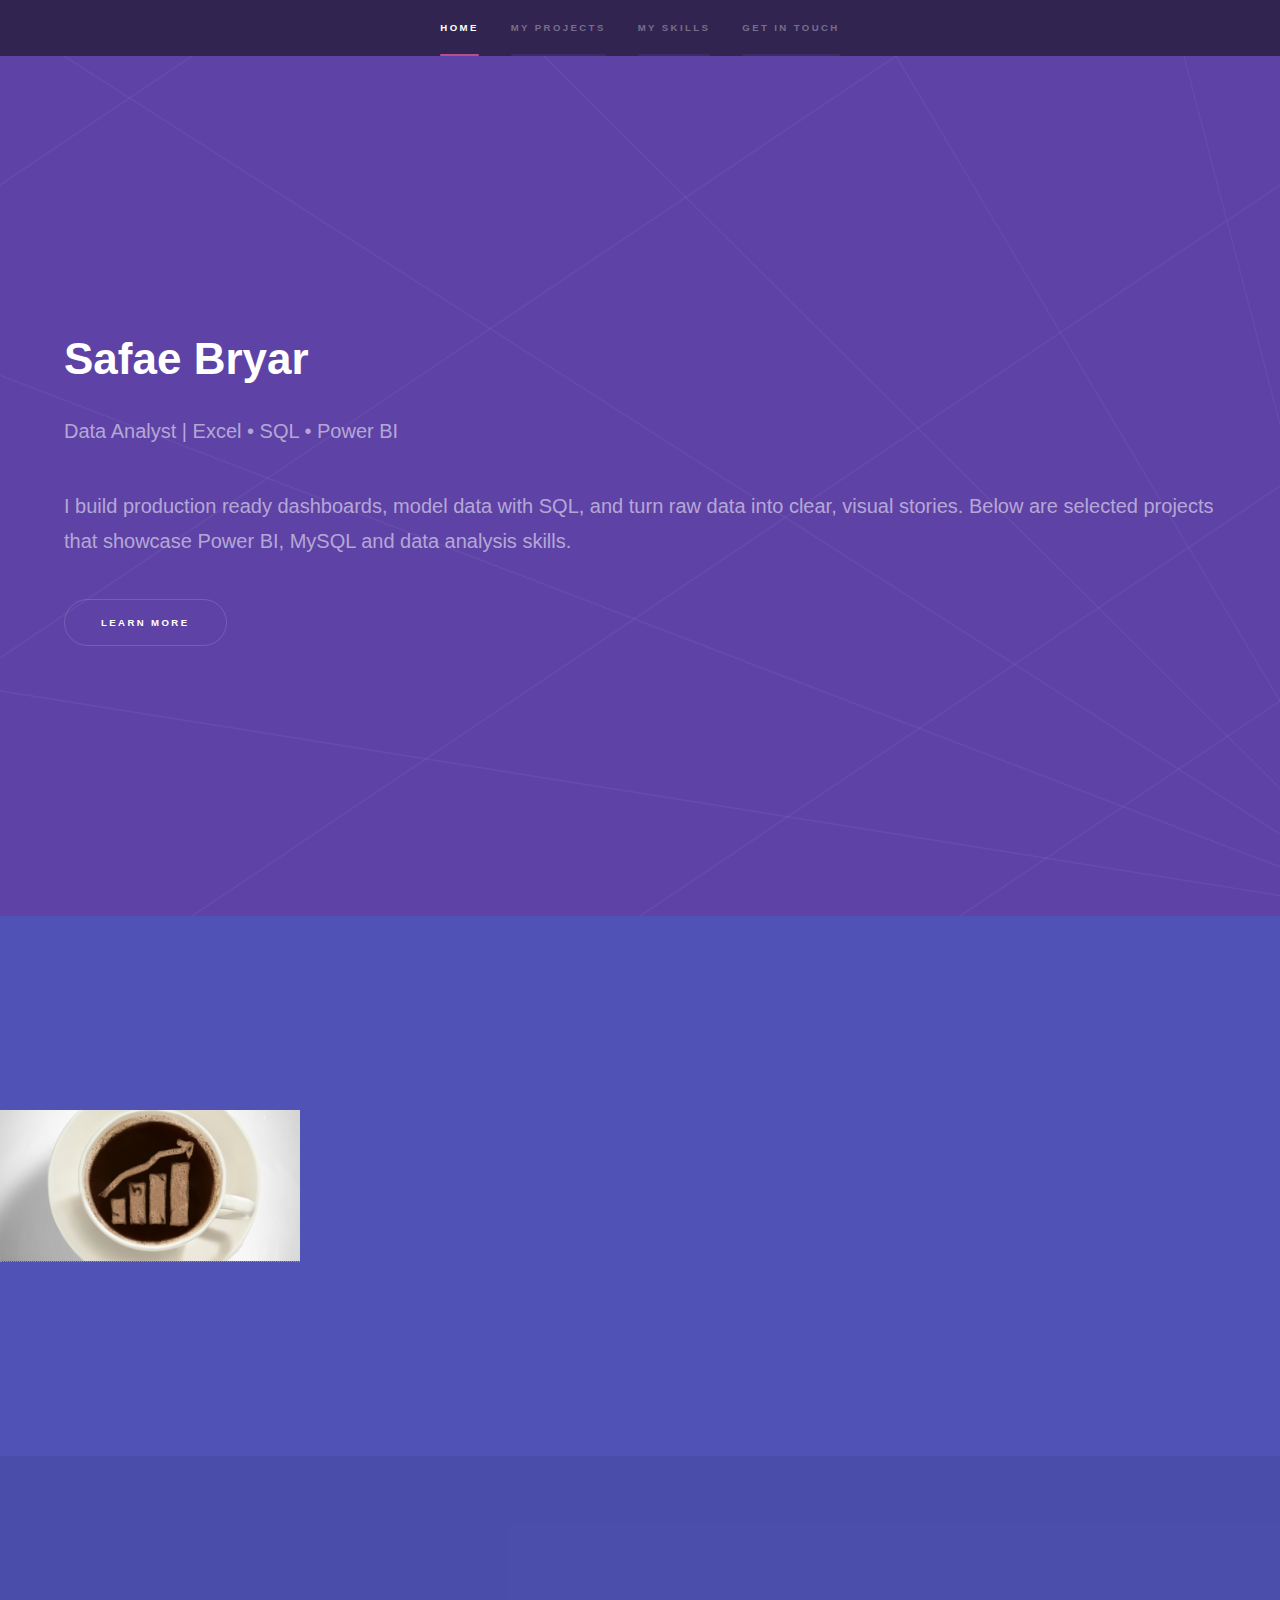
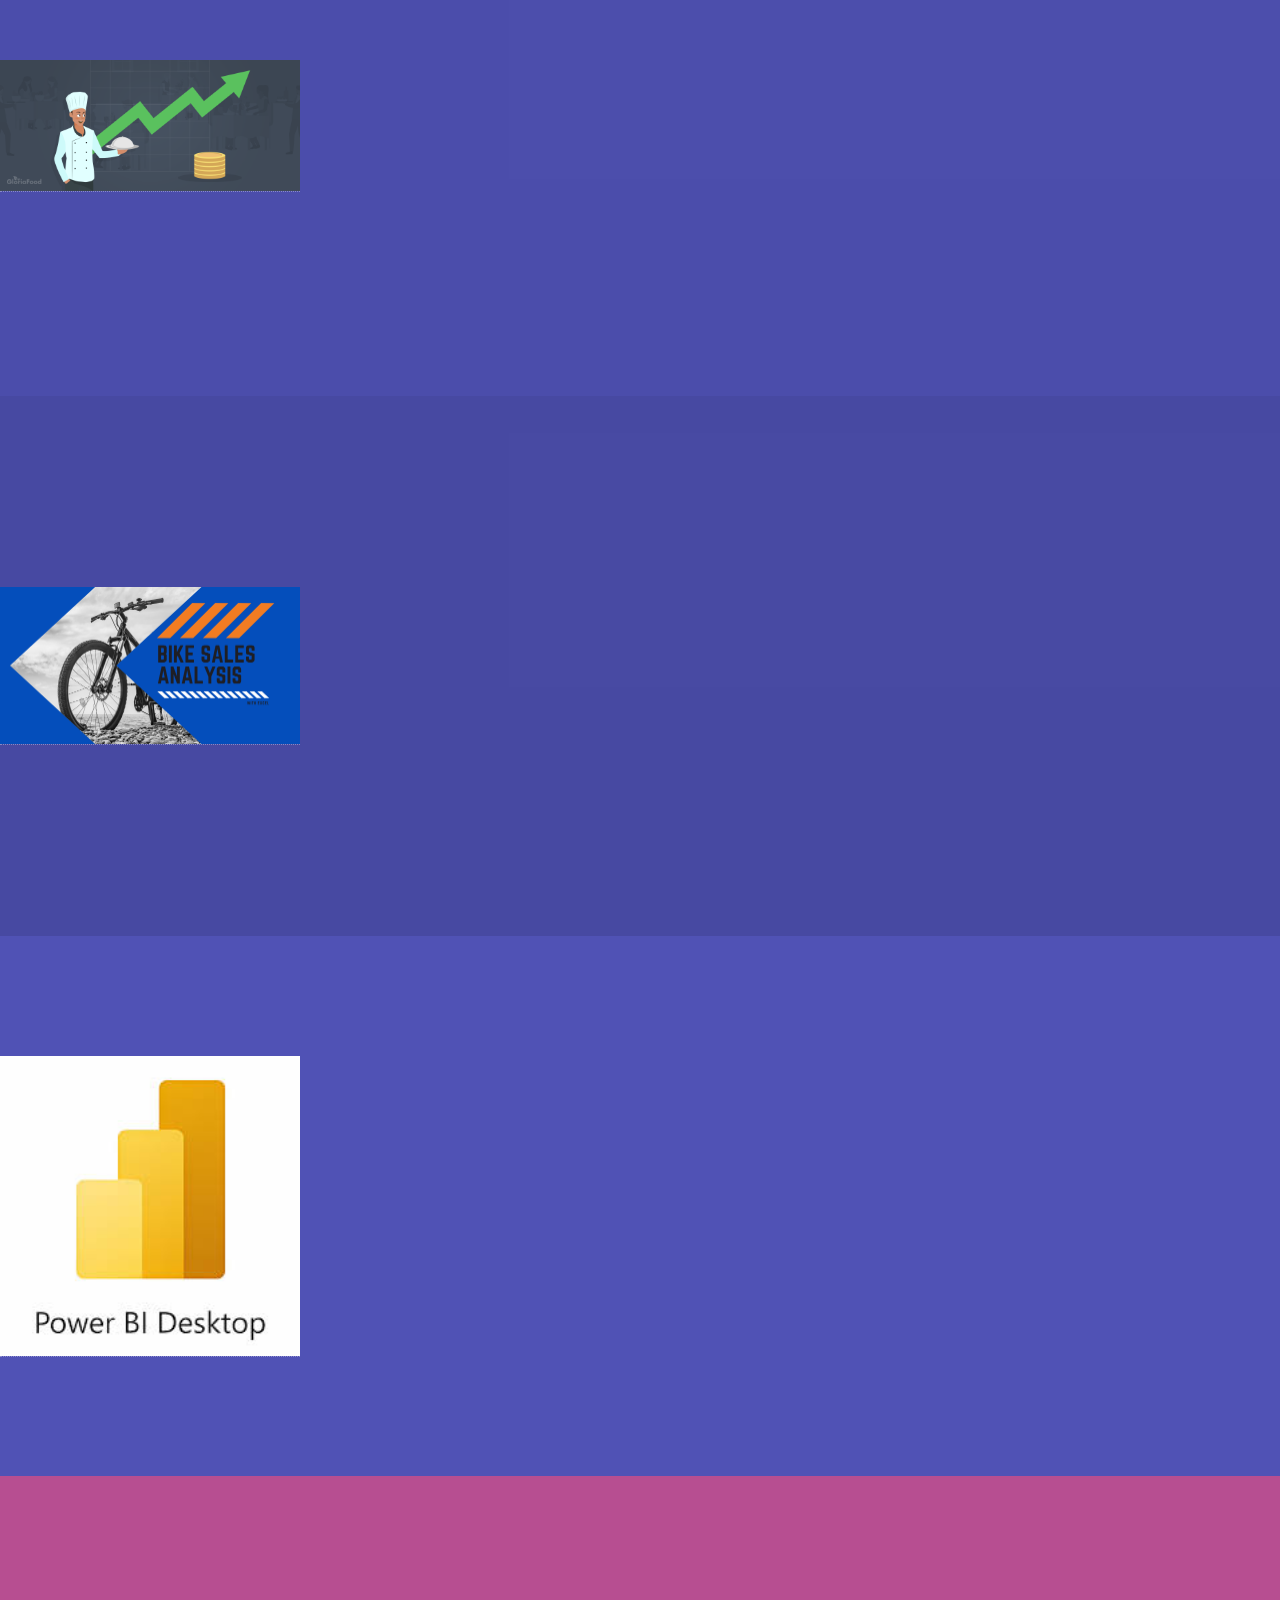
<file: index.html>
<!DOCTYPE HTML>

<html>
	<head>
		<title>Safae Br Portfolio</title>
		<meta charset="utf-8" />
		<meta name="viewport" content="width=device-width, initial-scale=1, user-scalable=no" />
		<link rel="stylesheet" href="assets/css/main.css" />
		<noscript><link rel="stylesheet" href="assets/css/noscript.css" /></noscript>
	</head>
	<body class="is-preload">

		<!-- Sidebar -->
			<section id="sidebar">
				<div class="inner">
					<nav>
						<ul>
							<li><a href="#intro">Home</a></li>
							<li><a href="#one">My projects</a></li>
							<li><a href="#two">My skills</a></li>
							<li><a href="#three">Get in touch</a></li>
						</ul>
					</nav>
				</div>
			</section>

		<!-- Wrapper -->
			<div id="wrapper">

				<!-- Intro -->
					<section id="intro" class="wrapper style1 fullscreen fade-up">
						<div class="inner">
							<h1>Safae Bryar</h1>
							<p>Data Analyst | Excel • SQL • Power BI</p>
							<p>I build production ready dashboards, model data with SQL, and turn raw data into clear, visual stories. Below are selected projects that showcase Power BI, MySQL and data analysis skills.</p>
							<ul class="actions">
								<li><a href="#one" class="button scrolly">Learn more</a></li>
							</ul>
						</div>
					</section>

				<!-- One -->
					<section id="one" class="wrapper style2 spotlights">
						<section>
							<a href="#" class="c-image"><img src="images/coffee-sales.png" alt="" data-position="center center" /></a>
							<div class="content">
								<div class="inner">
									<h2>Coffee Sales EDA</h2>
									<p>Exploratory Data Analysis of a coffee shop dataset using Excel & Python. Identified sales trends, peak months, and key customer preferences.</p>
									<div class="tags">
										<span class="tag">Excel</span><span class="tag">EDA</span>
									</div>
									<ul class="actions">
										<li><a href="https://github.com/sonhie7/coffee-sales-eda.git" class="button">View project</a></li>
									</ul>
								</div>
							</div>
						</section>
						<section>
							<a href="#" class="c-image"><img src="images/restaurant-sales.png" alt="" data-position="25% 25%" /></a>
							<div class="content">
								<div class="inner">
									<h2>Restaurant Orders SQL + Power BI Project</h2>
									<p>SQL based project analyzing orders, revenue, busiest hours, and customer segments.</p>
									<div class="tags">
          <span class="tag">SQL</span><span class="tag">Power BI</span><span class="tag">EDA</span>
        </div>
									<ul class="actions">
										<li><a href="https://github.com/sonhie7/restaurant-sales-analytics.git" class="button">View project</a></li>
									</ul>
								</div>
							</div>
						</section>
						<section>
							<a href="#" class="c-image"><img src="images/bike-sales-a.png" alt="" data-position="top center" /></a>
							<div class="content">
								<div class="inner">
									<h2>Bike Sales SQL + Power BI</h2>
									<p>Developed a full pipeline: SQL data cleaning + Power BI dashboard with KPIs, segmentation, and insights.</p>
									<div class="tags">
										<span class="tag">SQL</span><span class="tag">Power BI</span><span class="tag">Power Query</span>
									</div>
									<ul class="actions">
										<li><a href="https://github.com/sonhie7/Bike-Sales-Data-Analysis.git" class="button">View project</a></li>
									</ul>
								</div>
							</div>
						</section>
						<section>
							<a href="#" class="c-image"><img src="images/image.png" alt="" data-position="25% 25%" /></a>
							<div class="content">
								<div class="inner">
									<h2>Plant Sales Dashboard (Power BI)</h2>
									<p>Designed an interactive Power BI dashboard to analyze revenue, YTD performance, and product categories.</p>
									<div class="tags">
          <span class="tag">Power BI</span><span class="tag">DAX</span>
        </div>
									<ul class="actions">
										<li><a href="https://github.com/sonhie7/Plant-Co.-Sales-Performance.git" class="button">View project</a></li>
									</ul>
								</div>
							</div>
						</section>
						
					</section>

				
<section id="two" class="wrapper style3 fade-up">
						<div class="inner">
							<h2>My skills</h2>
					<div class="skills-wrapper">

    <div class="skill-column">
        <h3 class="skill-title">Programming</h3>
        <div class="features">
            <!--<section><span class="icon solid major fa-code"></span><h3>Python</h3><p>Data cleaning, analysis, EDA, automation.</p></section>-->
            <section><span class="icon solid major fa-database"></span><h3>SQL</h3><p>MySQL, joins, CTEs, cleaning & queries.</p></section>
            <section><span class="icon solid major fa-code"></span><h3>HTML/CSS</h3><p>Responsive structure & styling.</p></section>
			<section><span class="icon solid major fa-server"></span><h3>Laravel</h3><p>Backend fundamentals, APIs, database integration.</p></section>
<section><span class="icon solid major fa-laptop-code"></span><h3>JavaScript/React</h3><p>Dynamic front-end, React components, state management, and interactivity.</p></section>
        </div>
    </div>

    <div class="skill-column">
        <h3 class="skill-title">Business Tools</h3>
        <div class="features">
            <section><span class="icon solid major fa-chart-line"></span><h3>Power BI</h3><p>DAX, KPIs, dashboards, data modeling.</p></section>
            <section><span class="icon solid major fa-file-excel"></span><h3>Excel</h3><p>Power Query ,Pivot tables, cleaning, automation, Dashboard.</p></section>
			<section>
  <span class="icon solid major fa-table"></span>
  <h3>Google Sheets</h3>
  <p>Formulas, data cleaning, analysis, and reporting.</p>
</section>
            
        </div>
    </div>

    <div class="skill-column">
        <h3 class="skill-title">Other Skills</h3>
        <div class="features">
			<section><span class="icon solid major fa-search"></span><h3>Data Analysis</h3><p><ul><li><strong>Exploratory Data Analysis (EDA)</strong></li>
																									<li><strong>Cohort Analysis</strong></li>					
																									<li><strong>Trend Analysis</strong></li>
    <li><strong>Insight Generation</strong></li></ul></p></section>
																									<section><span class="icon solid major fa-lightbulb"></span><h3>Problem Solving</h3><p>Logical troubleshooting.</p></section>
            <!--<section><span class="icon solid major fa-comments"></span><h3>Communication</h3><p>Clear reporting & dashboards.</p></section>-->
            <section><span class="icon solid major fa-check"></span><h3>Decision Support</h3><p>Helping businesses make decisions.</p></section>
        </div>
    </div>

</div>
</div>
					</section>


				<!-- Three -->
					<section id="three" class="wrapper style1 fade-up">
						<div class="inner">
							<h2>Get in touch</h2>
							
							<div class="split style1">
								<section>
									<ul class="contact">
										<!-- <li>
											<h3>Address</h3>
											<span>Mohammedia<br />
											</span>
										</li> -->
										<li>
											<h3 class="icon solid fa-envelope" >Email</h3>
											
										<a href="mailto:safaebryar3@gmail.com" ><span>safaebryar3@gmail.com</span></a></li>
										<li>
											<h3>Phone</h3>
											<span>06 39 90 80 72</span>
										</li>
										<!-- <li>
											<h3>Social</h3>
											<ul class="icons">
												<li><a href="#" class="icon brands fa-github"><span class="label">GitHub</span></a></li>
		
												<li><a href="#" class="icon brands fa-linkedin-in"><span class="label">LinkedIn</span></a></li>
											</ul>
										</li> -->
									</ul>
								</section>
								
								
							</div>
						</div>
					</section>

			</div>

		<!-- Footer -->
			<footer id="footer" class="wrapper style1-alt">
				<div class="inner">
					<ul class="menu">
						<li>&copy; </li><li>Data analyst portfolio</li>
					</ul>
				</div>
			</footer>

		<!-- Scripts -->
			<script src="assets/js/jquery.min.js"></script>
			<script src="assets/js/jquery.scrollex.min.js"></script>
			<script src="assets/js/jquery.scrolly.min.js"></script>
			<script src="assets/js/browser.min.js"></script>
			<script src="assets/js/breakpoints.min.js"></script>
			<script src="assets/js/util.js"></script>
			<script src="assets/js/main.js"></script>

	</body>

</html>
</file>
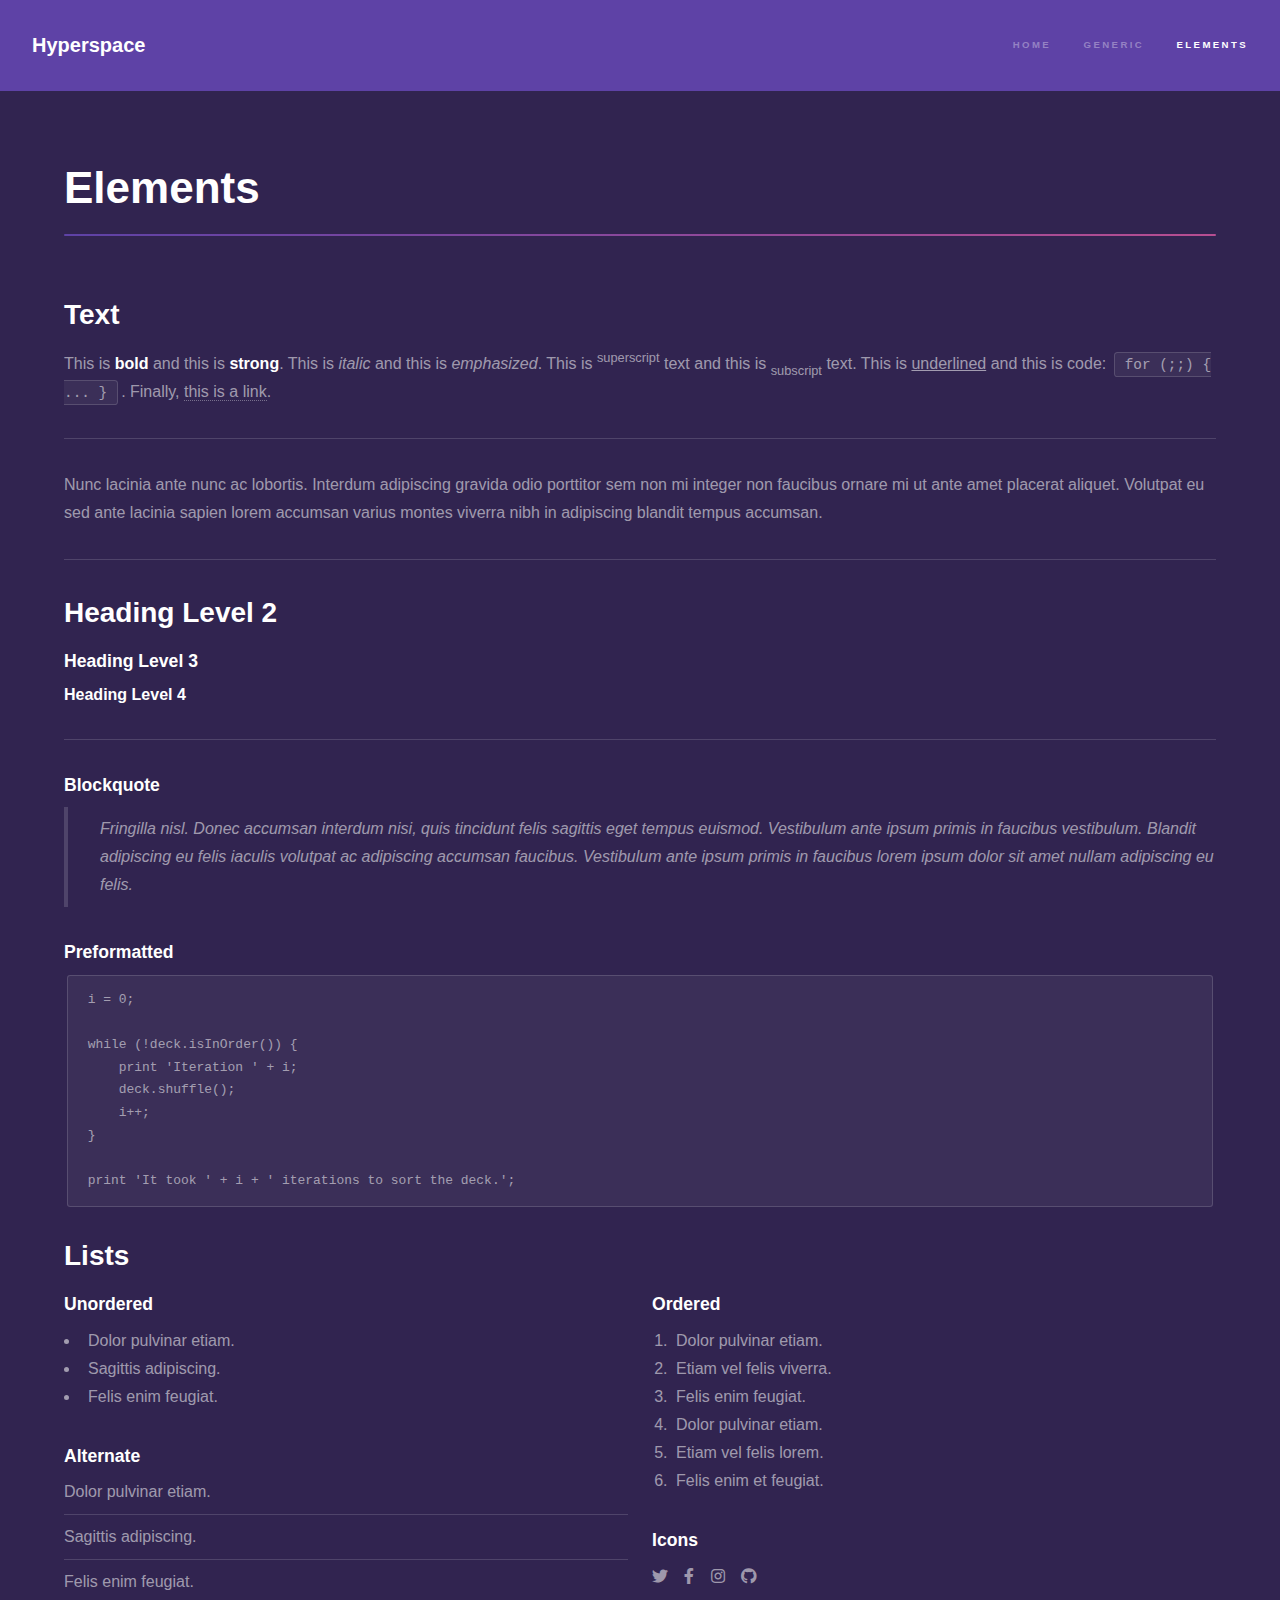
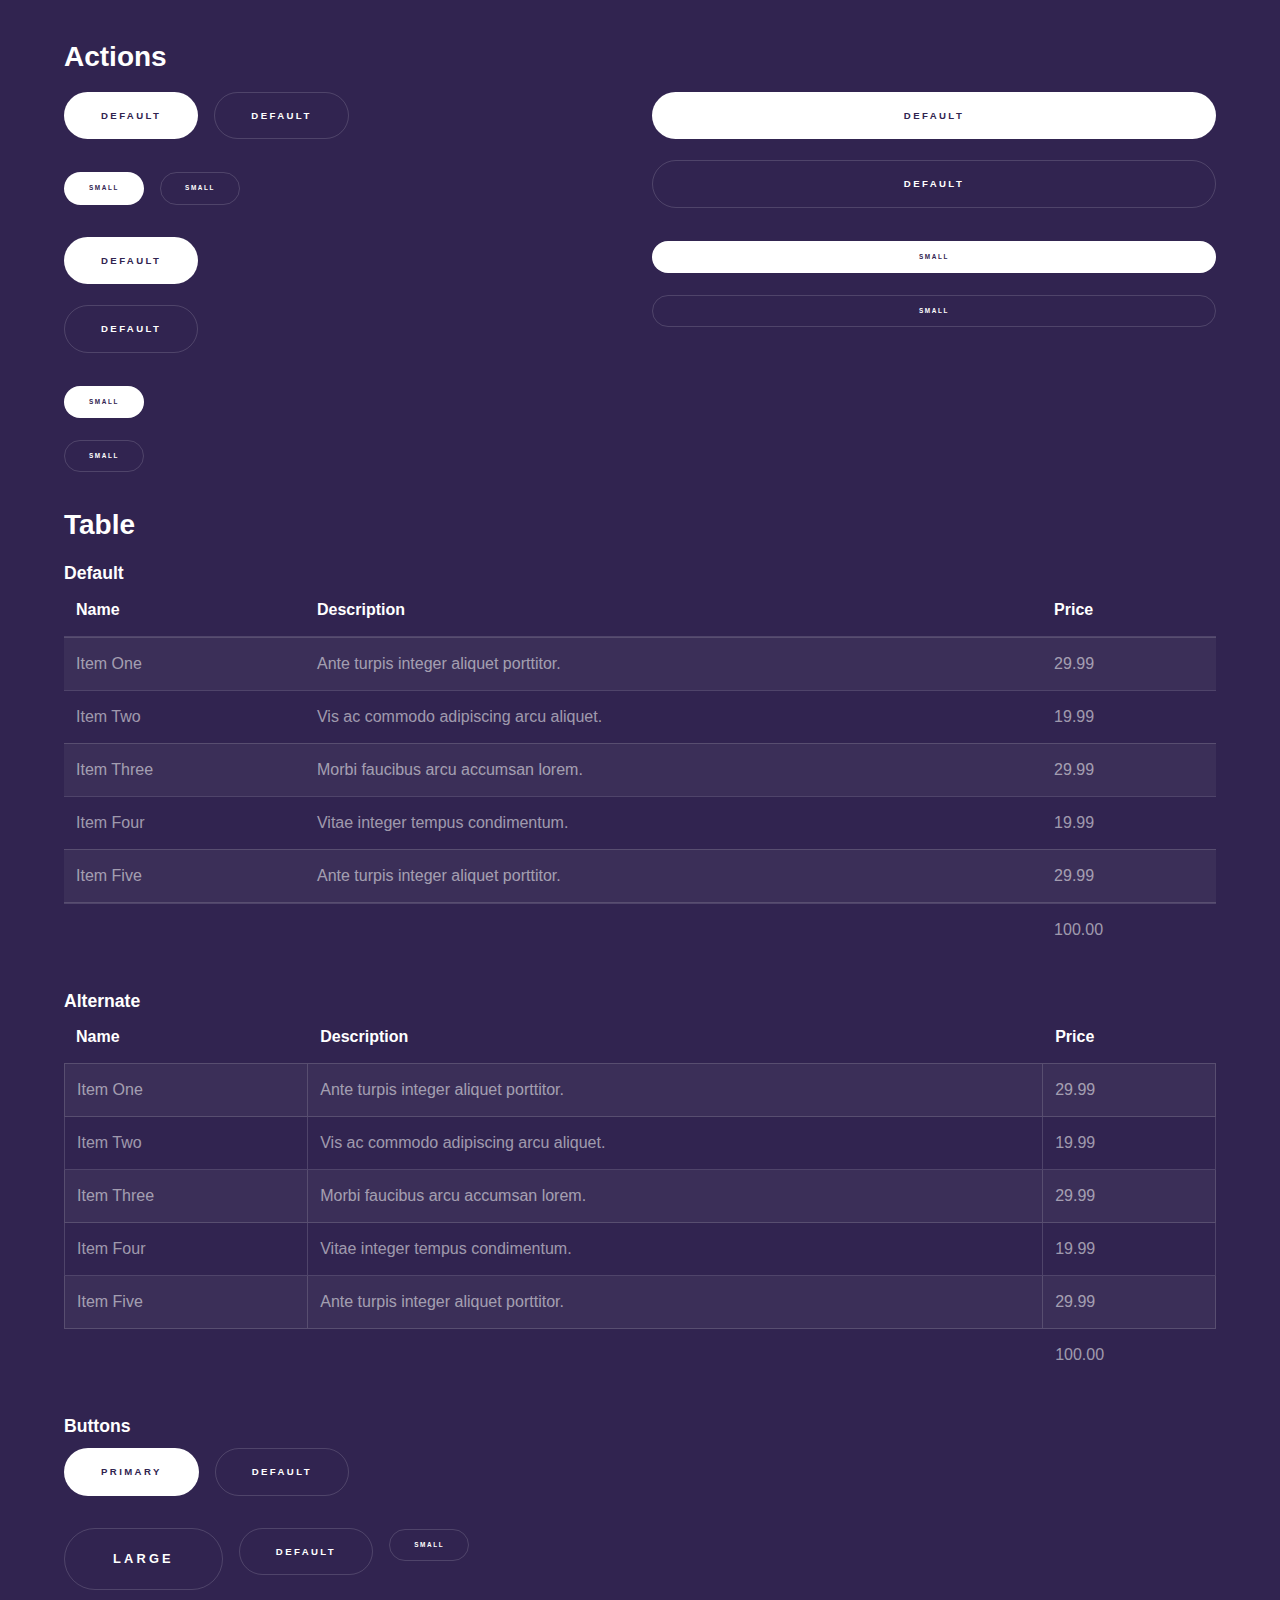
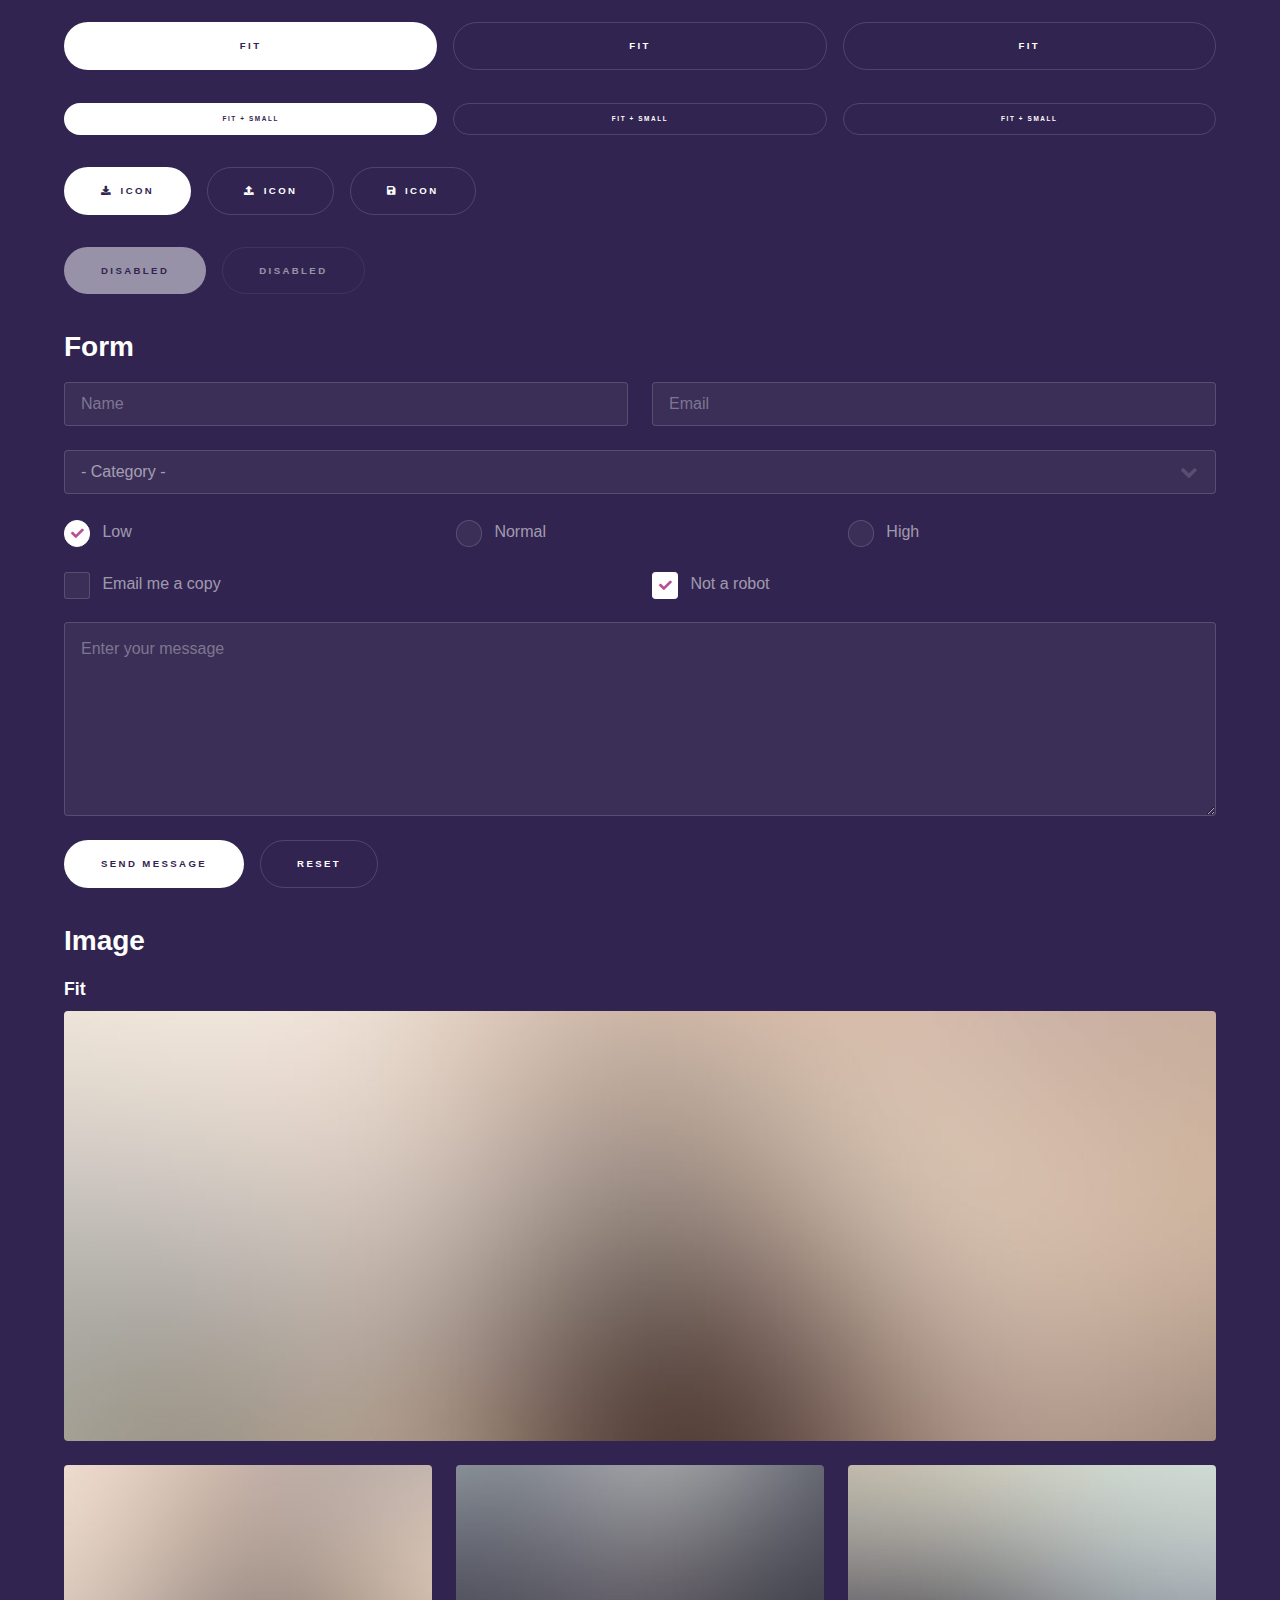
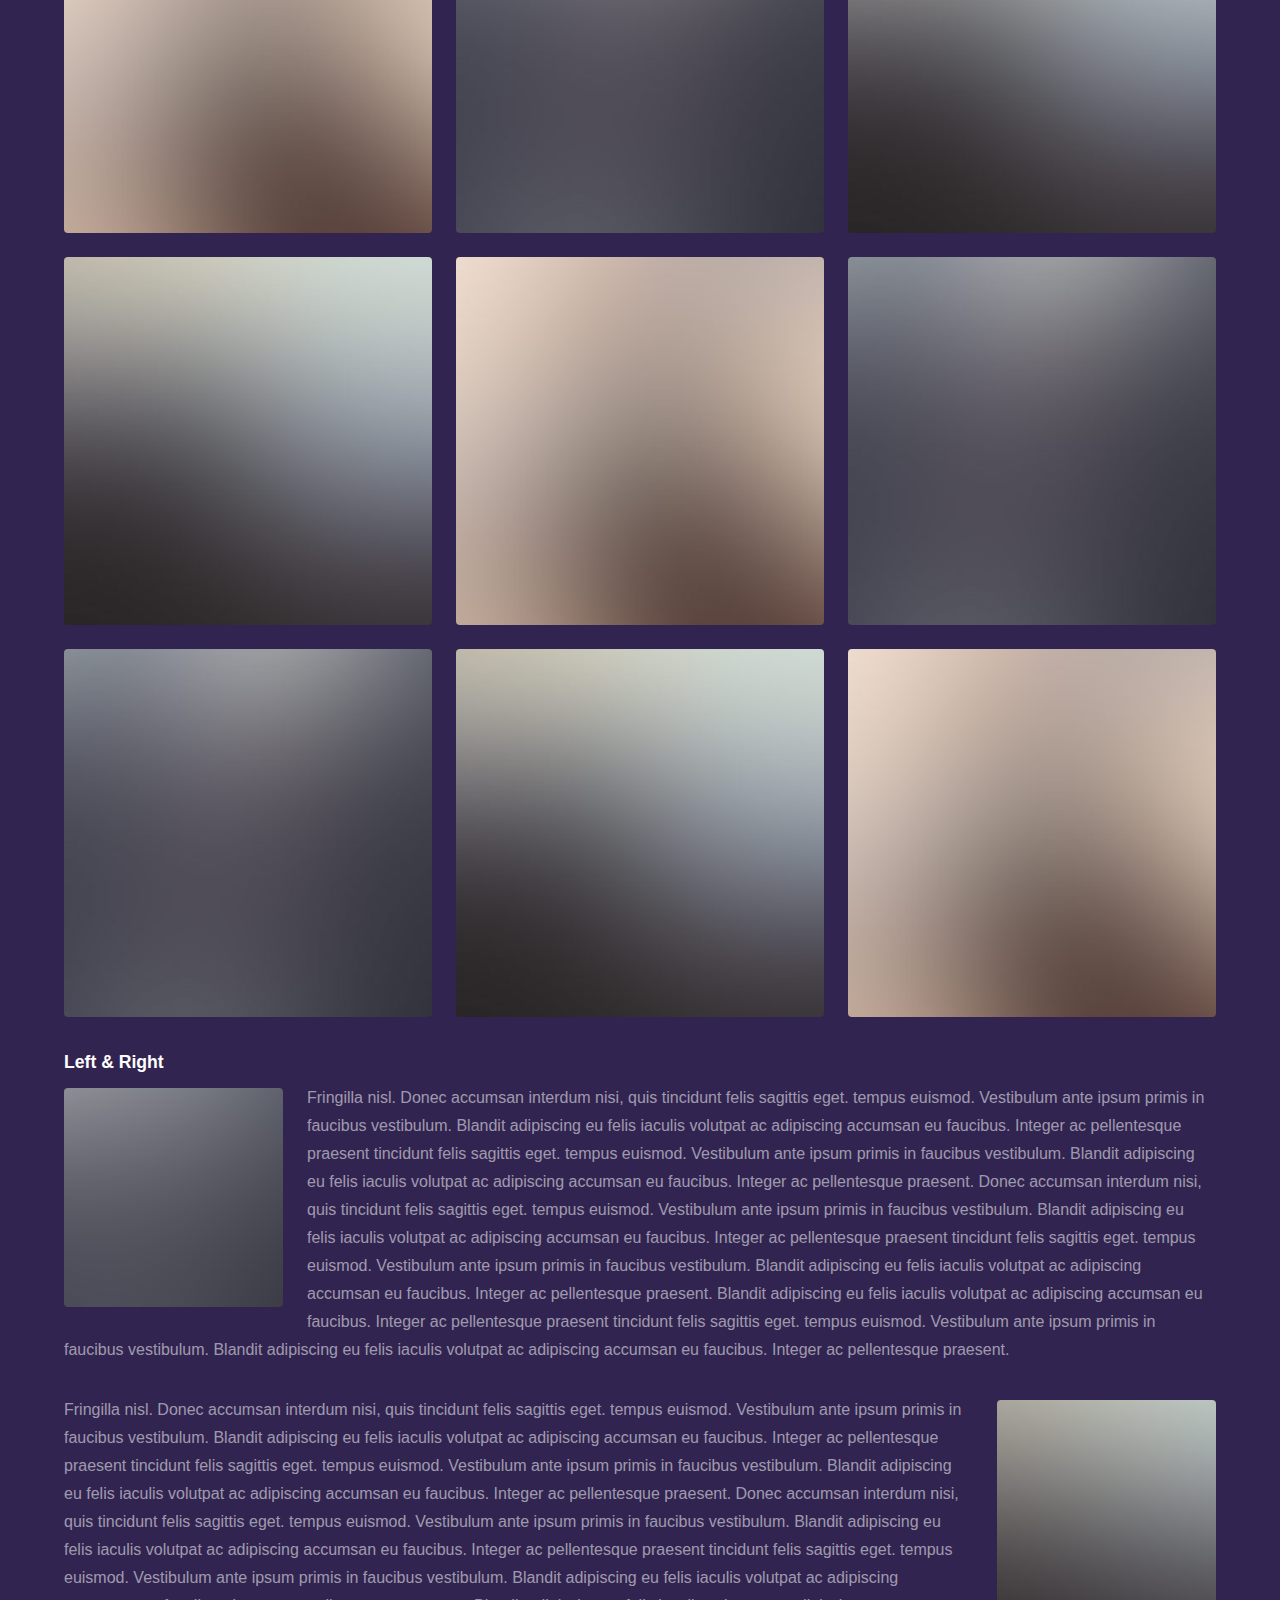
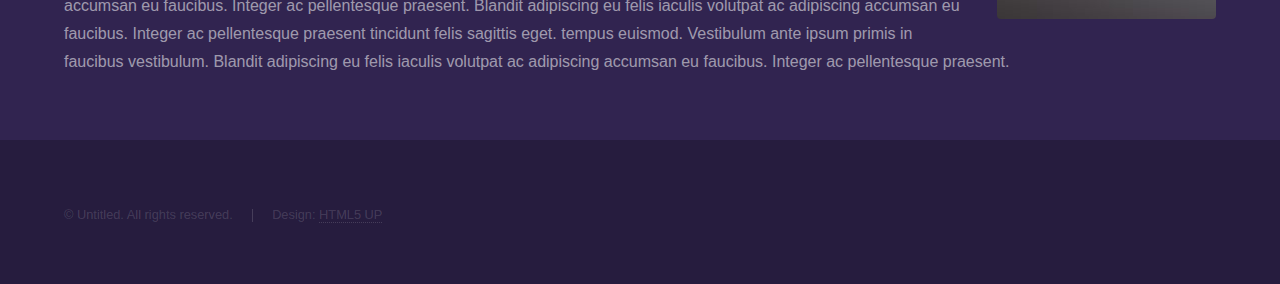
<file: elements.html>
<!DOCTYPE HTML>
<!--
	Hyperspace by HTML5 UP
	html5up.net | @ajlkn
	Free for personal and commercial use under the CCA 3.0 license (html5up.net/license)
-->
<html>
	<head>
		<title>Elements - Hyperspace by HTML5 UP</title>
		<meta charset="utf-8" />
		<meta name="viewport" content="width=device-width, initial-scale=1, user-scalable=no" />
		<link rel="stylesheet" href="assets/css/main.css" />
		<noscript><link rel="stylesheet" href="assets/css/noscript.css" /></noscript>
	</head>
	<body class="is-preload">

		<!-- Header -->
			<header id="header">
				<a href="index.html" class="title">Hyperspace</a>
				<nav>
					<ul>
						<li><a href="index.html">Home</a></li>
						<li><a href="generic.html">Generic</a></li>
						<li><a href="elements.html"  class="active">Elements</a></li>
					</ul>
				</nav>
			</header>

		<!-- Wrapper -->
			<div id="wrapper">

				<!-- Main -->
					<section id="main" class="wrapper">
						<div class="inner">
							<h1 class="major">Elements</h1>

							<!-- Text -->
								<section>
									<h2>Text</h2>
									<p>This is <b>bold</b> and this is <strong>strong</strong>. This is <i>italic</i> and this is <em>emphasized</em>.
									This is <sup>superscript</sup> text and this is <sub>subscript</sub> text.
									This is <u>underlined</u> and this is code: <code>for (;;) { ... }</code>. Finally, <a href="#">this is a link</a>.</p>
									<hr />
									<p>Nunc lacinia ante nunc ac lobortis. Interdum adipiscing gravida odio porttitor sem non mi integer non faucibus ornare mi ut ante amet placerat aliquet. Volutpat eu sed ante lacinia sapien lorem accumsan varius montes viverra nibh in adipiscing blandit tempus accumsan.</p>
									<hr />
									<h2>Heading Level 2</h2>
									<h3>Heading Level 3</h3>
									<h4>Heading Level 4</h4>
									<hr />
									<h3>Blockquote</h3>
									<blockquote>Fringilla nisl. Donec accumsan interdum nisi, quis tincidunt felis sagittis eget tempus euismod. Vestibulum ante ipsum primis in faucibus vestibulum. Blandit adipiscing eu felis iaculis volutpat ac adipiscing accumsan faucibus. Vestibulum ante ipsum primis in faucibus lorem ipsum dolor sit amet nullam adipiscing eu felis.</blockquote>
									<h3>Preformatted</h3>
									<pre><code>i = 0;

while (!deck.isInOrder()) {
    print 'Iteration ' + i;
    deck.shuffle();
    i++;
}

print 'It took ' + i + ' iterations to sort the deck.';</code></pre>
								</section>

							<!-- Lists -->
								<section>
									<h2>Lists</h2>
									<div class="row">
										<div class="col-6 col-12-medium">
											<h3>Unordered</h3>
											<ul>
												<li>Dolor pulvinar etiam.</li>
												<li>Sagittis adipiscing.</li>
												<li>Felis enim feugiat.</li>
											</ul>
											<h3>Alternate</h3>
											<ul class="alt">
												<li>Dolor pulvinar etiam.</li>
												<li>Sagittis adipiscing.</li>
												<li>Felis enim feugiat.</li>
											</ul>
										</div>
										<div class="col-6 col-12-medium">
											<h3>Ordered</h3>
											<ol>
												<li>Dolor pulvinar etiam.</li>
												<li>Etiam vel felis viverra.</li>
												<li>Felis enim feugiat.</li>
												<li>Dolor pulvinar etiam.</li>
												<li>Etiam vel felis lorem.</li>
												<li>Felis enim et feugiat.</li>
											</ol>
											<h3>Icons</h3>
											<ul class="icons">
												<li><a href="#" class="icon brands fa-twitter"><span class="label">Twitter</span></a></li>
												<li><a href="#" class="icon brands fa-facebook-f"><span class="label">Facebook</span></a></li>
												<li><a href="#" class="icon brands fa-instagram"><span class="label">Instagram</span></a></li>
												<li><a href="#" class="icon brands fa-github"><span class="label">Github</span></a></li>
											</ul>
										</div>
									</div>
									<h2>Actions</h2>
									<div class="row">
										<div class="col-6 col-12-medium">
											<ul class="actions">
												<li><a href="#" class="button primary">Default</a></li>
												<li><a href="#" class="button">Default</a></li>
											</ul>
											<ul class="actions small">
												<li><a href="#" class="button primary small">Small</a></li>
												<li><a href="#" class="button small">Small</a></li>
											</ul>
											<ul class="actions stacked">
												<li><a href="#" class="button primary">Default</a></li>
												<li><a href="#" class="button">Default</a></li>
											</ul>
											<ul class="actions stacked">
												<li><a href="#" class="button primary small">Small</a></li>
												<li><a href="#" class="button small">Small</a></li>
											</ul>
										</div>
										<div class="col-6 col-12-medium">
											<ul class="actions stacked">
												<li><a href="#" class="button primary fit">Default</a></li>
												<li><a href="#" class="button fit">Default</a></li>
											</ul>
											<ul class="actions stacked">
												<li><a href="#" class="button primary small fit">Small</a></li>
												<li><a href="#" class="button small fit">Small</a></li>
											</ul>
										</div>
									</div>
								</section>

							<!-- Table -->
								<section>
									<h2>Table</h2>
									<h3>Default</h3>
									<div class="table-wrapper">
										<table>
											<thead>
												<tr>
													<th>Name</th>
													<th>Description</th>
													<th>Price</th>
												</tr>
											</thead>
											<tbody>
												<tr>
													<td>Item One</td>
													<td>Ante turpis integer aliquet porttitor.</td>
													<td>29.99</td>
												</tr>
												<tr>
													<td>Item Two</td>
													<td>Vis ac commodo adipiscing arcu aliquet.</td>
													<td>19.99</td>
												</tr>
												<tr>
													<td>Item Three</td>
													<td> Morbi faucibus arcu accumsan lorem.</td>
													<td>29.99</td>
												</tr>
												<tr>
													<td>Item Four</td>
													<td>Vitae integer tempus condimentum.</td>
													<td>19.99</td>
												</tr>
												<tr>
													<td>Item Five</td>
													<td>Ante turpis integer aliquet porttitor.</td>
													<td>29.99</td>
												</tr>
											</tbody>
											<tfoot>
												<tr>
													<td colspan="2"></td>
													<td>100.00</td>
												</tr>
											</tfoot>
										</table>
									</div>

									<h3>Alternate</h3>
									<div class="table-wrapper">
										<table class="alt">
											<thead>
												<tr>
													<th>Name</th>
													<th>Description</th>
													<th>Price</th>
												</tr>
											</thead>
											<tbody>
												<tr>
													<td>Item One</td>
													<td>Ante turpis integer aliquet porttitor.</td>
													<td>29.99</td>
												</tr>
												<tr>
													<td>Item Two</td>
													<td>Vis ac commodo adipiscing arcu aliquet.</td>
													<td>19.99</td>
												</tr>
												<tr>
													<td>Item Three</td>
													<td> Morbi faucibus arcu accumsan lorem.</td>
													<td>29.99</td>
												</tr>
												<tr>
													<td>Item Four</td>
													<td>Vitae integer tempus condimentum.</td>
													<td>19.99</td>
												</tr>
												<tr>
													<td>Item Five</td>
													<td>Ante turpis integer aliquet porttitor.</td>
													<td>29.99</td>
												</tr>
											</tbody>
											<tfoot>
												<tr>
													<td colspan="2"></td>
													<td>100.00</td>
												</tr>
											</tfoot>
										</table>
									</div>
								</section>

							<!-- Buttons -->
								<section>
									<h3>Buttons</h3>
									<ul class="actions">
										<li><a href="#" class="button primary">Primary</a></li>
										<li><a href="#" class="button">Default</a></li>
									</ul>
									<ul class="actions">
										<li><a href="#" class="button large">Large</a></li>
										<li><a href="#" class="button">Default</a></li>
										<li><a href="#" class="button small">Small</a></li>
									</ul>
									<ul class="actions fit">
										<li><a href="#" class="button primary fit">Fit</a></li>
										<li><a href="#" class="button fit">Fit</a></li>
										<li><a href="#" class="button fit">Fit</a></li>
									</ul>
									<ul class="actions fit small">
										<li><a href="#" class="button primary fit small">Fit + Small</a></li>
										<li><a href="#" class="button fit small">Fit + Small</a></li>
										<li><a href="#" class="button fit small">Fit + Small</a></li>
									</ul>
									<ul class="actions">
										<li><a href="#" class="button primary icon solid fa-download">Icon</a></li>
										<li><a href="#" class="button icon solid fa-upload">Icon</a></li>
										<li><a href="#" class="button icon solid fa-save">Icon</a></li>
									</ul>
									<ul class="actions">
										<li><span class="button primary disabled">Disabled</span></li>
										<li><span class="button disabled">Disabled</span></li>
									</ul>
								</section>

							<!-- Form -->
								<section>
									<h2>Form</h2>
									<form method="post" action="#">
										<div class="row gtr-uniform">
											<div class="col-6 col-12-xsmall">
												<input type="text" name="demo-name" id="demo-name" value="" placeholder="Name" />
											</div>
											<div class="col-6 col-12-xsmall">
												<input type="email" name="demo-email" id="demo-email" value="" placeholder="Email" />
											</div>
											<div class="col-12">
												<select name="demo-category" id="demo-category">
													<option value="">- Category -</option>
													<option value="1">Manufacturing</option>
													<option value="1">Shipping</option>
													<option value="1">Administration</option>
													<option value="1">Human Resources</option>
												</select>
											</div>
											<div class="col-4 col-12-small">
												<input type="radio" id="demo-priority-low" name="demo-priority" checked>
												<label for="demo-priority-low">Low</label>
											</div>
											<div class="col-4 col-12-small">
												<input type="radio" id="demo-priority-normal" name="demo-priority">
												<label for="demo-priority-normal">Normal</label>
											</div>
											<div class="col-4 col-12-small">
												<input type="radio" id="demo-priority-high" name="demo-priority">
												<label for="demo-priority-high">High</label>
											</div>
											<div class="col-6 col-12-small">
												<input type="checkbox" id="demo-copy" name="demo-copy">
												<label for="demo-copy">Email me a copy</label>
											</div>
											<div class="col-6 col-12-small">
												<input type="checkbox" id="demo-human" name="demo-human" checked>
												<label for="demo-human">Not a robot</label>
											</div>
											<div class="col-12">
												<textarea name="demo-message" id="demo-message" placeholder="Enter your message" rows="6"></textarea>
											</div>
											<div class="col-12">
												<ul class="actions">
													<li><input type="submit" value="Send Message" class="primary" /></li>
													<li><input type="reset" value="Reset" /></li>
												</ul>
											</div>
										</div>
									</form>
								</section>

							<!-- Image -->
								<section>
									<h2>Image</h2>
									<h3>Fit</h3>
									<div class="box alt">
										<div class="row gtr-uniform">
											<div class="col-12"><span class="image fit"><img src="images/pic04.jpg" alt="" /></span></div>
											<div class="col-4"><span class="image fit"><img src="images/pic01.jpg" alt="" /></span></div>
											<div class="col-4"><span class="image fit"><img src="images/pic02.jpg" alt="" /></span></div>
											<div class="col-4"><span class="image fit"><img src="images/pic03.jpg" alt="" /></span></div>
											<div class="col-4"><span class="image fit"><img src="images/pic03.jpg" alt="" /></span></div>
											<div class="col-4"><span class="image fit"><img src="images/pic01.jpg" alt="" /></span></div>
											<div class="col-4"><span class="image fit"><img src="images/pic02.jpg" alt="" /></span></div>
											<div class="col-4"><span class="image fit"><img src="images/pic02.jpg" alt="" /></span></div>
											<div class="col-4"><span class="image fit"><img src="images/pic03.jpg" alt="" /></span></div>
											<div class="col-4"><span class="image fit"><img src="images/pic01.jpg" alt="" /></span></div>
										</div>
									</div>
									<h3>Left &amp; Right</h3>
									<p><span class="image left"><img src="images/pic05.jpg" alt="" /></span>Fringilla nisl. Donec accumsan interdum nisi, quis tincidunt felis sagittis eget. tempus euismod. Vestibulum ante ipsum primis in faucibus vestibulum. Blandit adipiscing eu felis iaculis volutpat ac adipiscing accumsan eu faucibus. Integer ac pellentesque praesent tincidunt felis sagittis eget. tempus euismod. Vestibulum ante ipsum primis in faucibus vestibulum. Blandit adipiscing eu felis iaculis volutpat ac adipiscing accumsan eu faucibus. Integer ac pellentesque praesent. Donec accumsan interdum nisi, quis tincidunt felis sagittis eget. tempus euismod. Vestibulum ante ipsum primis in faucibus vestibulum. Blandit adipiscing eu felis iaculis volutpat ac adipiscing accumsan eu faucibus. Integer ac pellentesque praesent tincidunt felis sagittis eget. tempus euismod. Vestibulum ante ipsum primis in faucibus vestibulum. Blandit adipiscing eu felis iaculis volutpat ac adipiscing accumsan eu faucibus. Integer ac pellentesque praesent. Blandit adipiscing eu felis iaculis volutpat ac adipiscing accumsan eu faucibus. Integer ac pellentesque praesent tincidunt felis sagittis eget. tempus euismod. Vestibulum ante ipsum primis in faucibus vestibulum. Blandit adipiscing eu felis iaculis volutpat ac adipiscing accumsan eu faucibus. Integer ac pellentesque praesent.</p>
									<p><span class="image right"><img src="images/pic06.jpg" alt="" /></span>Fringilla nisl. Donec accumsan interdum nisi, quis tincidunt felis sagittis eget. tempus euismod. Vestibulum ante ipsum primis in faucibus vestibulum. Blandit adipiscing eu felis iaculis volutpat ac adipiscing accumsan eu faucibus. Integer ac pellentesque praesent tincidunt felis sagittis eget. tempus euismod. Vestibulum ante ipsum primis in faucibus vestibulum. Blandit adipiscing eu felis iaculis volutpat ac adipiscing accumsan eu faucibus. Integer ac pellentesque praesent. Donec accumsan interdum nisi, quis tincidunt felis sagittis eget. tempus euismod. Vestibulum ante ipsum primis in faucibus vestibulum. Blandit adipiscing eu felis iaculis volutpat ac adipiscing accumsan eu faucibus. Integer ac pellentesque praesent tincidunt felis sagittis eget. tempus euismod. Vestibulum ante ipsum primis in faucibus vestibulum. Blandit adipiscing eu felis iaculis volutpat ac adipiscing accumsan eu faucibus. Integer ac pellentesque praesent. Blandit adipiscing eu felis iaculis volutpat ac adipiscing accumsan eu faucibus. Integer ac pellentesque praesent tincidunt felis sagittis eget. tempus euismod. Vestibulum ante ipsum primis in faucibus vestibulum. Blandit adipiscing eu felis iaculis volutpat ac adipiscing accumsan eu faucibus. Integer ac pellentesque praesent.</p>
								</section>

						</div>
					</section>

			</div>

		<!-- Footer -->
			<footer id="footer" class="wrapper alt">
				<div class="inner">
					<ul class="menu">
						<li>&copy; Untitled. All rights reserved.</li><li>Design: <a href="http://html5up.net">HTML5 UP</a></li>
					</ul>
				</div>
			</footer>

		<!-- Scripts -->
			<script src="assets/js/jquery.min.js"></script>
			<script src="assets/js/jquery.scrollex.min.js"></script>
			<script src="assets/js/jquery.scrolly.min.js"></script>
			<script src="assets/js/browser.min.js"></script>
			<script src="assets/js/breakpoints.min.js"></script>
			<script src="assets/js/util.js"></script>
			<script src="assets/js/main.js"></script>

	</body>
</html>
</file>
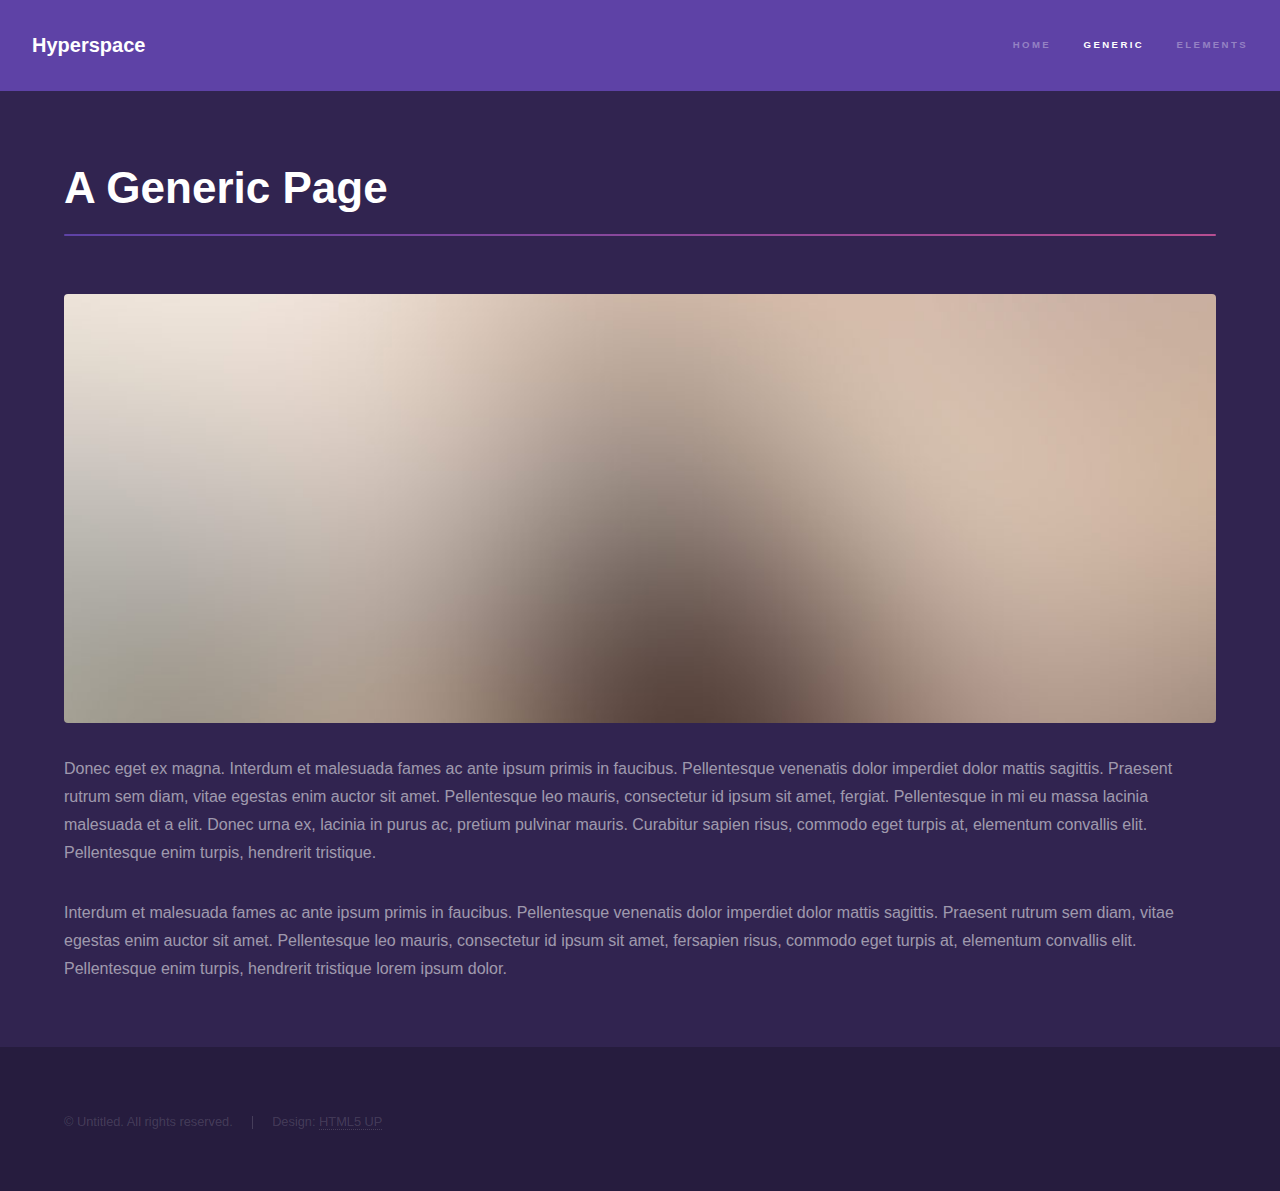
<file: generic.html>
<!DOCTYPE HTML>
<!--
	Hyperspace by HTML5 UP
	html5up.net | @ajlkn
	Free for personal and commercial use under the CCA 3.0 license (html5up.net/license)
-->
<html>
	<head>
		<title>Generic - Hyperspace by HTML5 UP</title>
		<meta charset="utf-8" />
		<meta name="viewport" content="width=device-width, initial-scale=1, user-scalable=no" />
		<link rel="stylesheet" href="assets/css/main.css" />
		<noscript><link rel="stylesheet" href="assets/css/noscript.css" /></noscript>
	</head>
	<body class="is-preload">

		<!-- Header -->
			<header id="header">
				<a href="index.html" class="title">Hyperspace</a>
				<nav>
					<ul>
						<li><a href="index.html">Home</a></li>
						<li><a href="generic.html" class="active">Generic</a></li>
						<li><a href="elements.html">Elements</a></li>
					</ul>
				</nav>
			</header>

		<!-- Wrapper -->
			<div id="wrapper">

				<!-- Main -->
					<section id="main" class="wrapper">
						<div class="inner">
							<h1 class="major">A Generic Page</h1>
							<span class="image fit"><img src="images/pic04.jpg" alt="" /></span>
							<p>Donec eget ex magna. Interdum et malesuada fames ac ante ipsum primis in faucibus. Pellentesque venenatis dolor imperdiet dolor mattis sagittis. Praesent rutrum sem diam, vitae egestas enim auctor sit amet. Pellentesque leo mauris, consectetur id ipsum sit amet, fergiat. Pellentesque in mi eu massa lacinia malesuada et a elit. Donec urna ex, lacinia in purus ac, pretium pulvinar mauris. Curabitur sapien risus, commodo eget turpis at, elementum convallis elit. Pellentesque enim turpis, hendrerit tristique.</p>
							<p>Interdum et malesuada fames ac ante ipsum primis in faucibus. Pellentesque venenatis dolor imperdiet dolor mattis sagittis. Praesent rutrum sem diam, vitae egestas enim auctor sit amet. Pellentesque leo mauris, consectetur id ipsum sit amet, fersapien risus, commodo eget turpis at, elementum convallis elit. Pellentesque enim turpis, hendrerit tristique lorem ipsum dolor.</p>
						</div>
					</section>

			</div>

		<!-- Footer -->
			<footer id="footer" class="wrapper alt">
				<div class="inner">
					<ul class="menu">
						<li>&copy; Untitled. All rights reserved.</li><li>Design: <a href="http://html5up.net">HTML5 UP</a></li>
					</ul>
				</div>
			</footer>

		<!-- Scripts -->
			<script src="assets/js/jquery.min.js"></script>
			<script src="assets/js/jquery.scrollex.min.js"></script>
			<script src="assets/js/jquery.scrolly.min.js"></script>
			<script src="assets/js/browser.min.js"></script>
			<script src="assets/js/breakpoints.min.js"></script>
			<script src="assets/js/util.js"></script>
			<script src="assets/js/main.js"></script>

	</body>
</html>
</file>
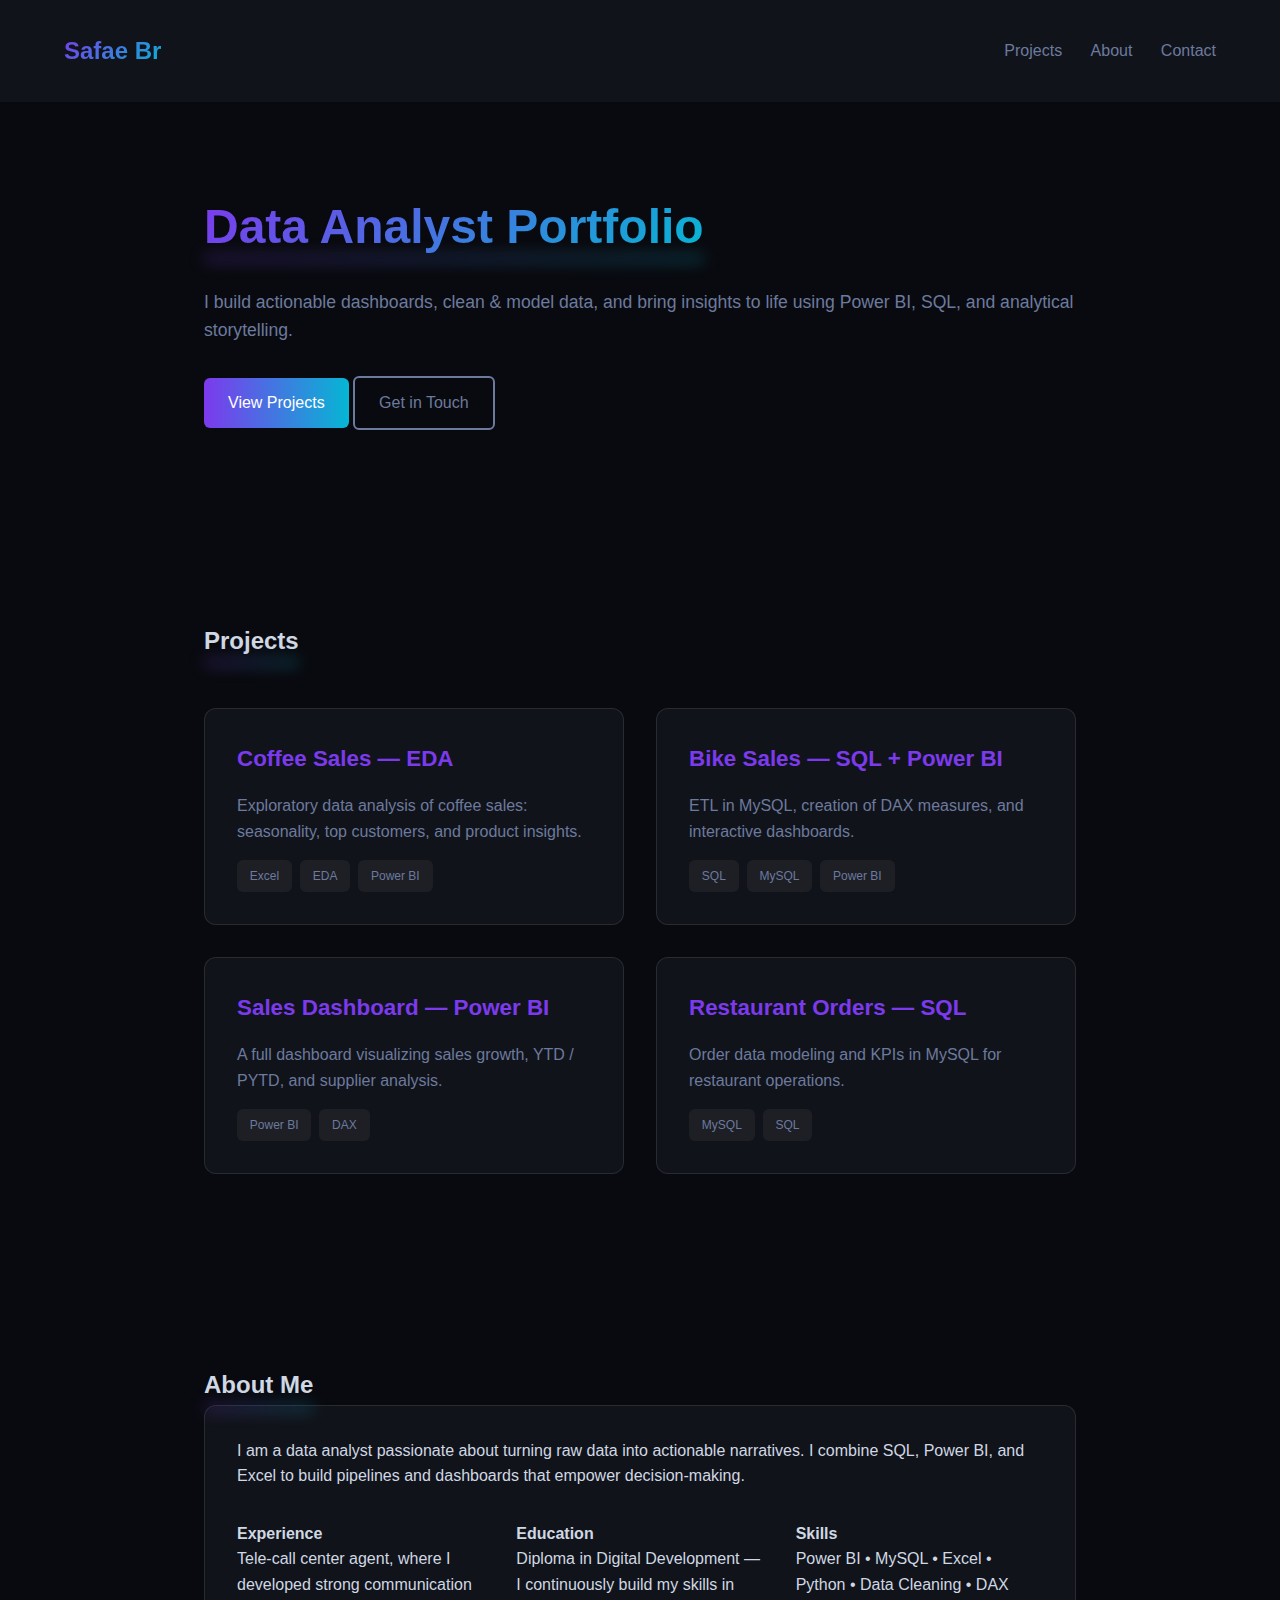
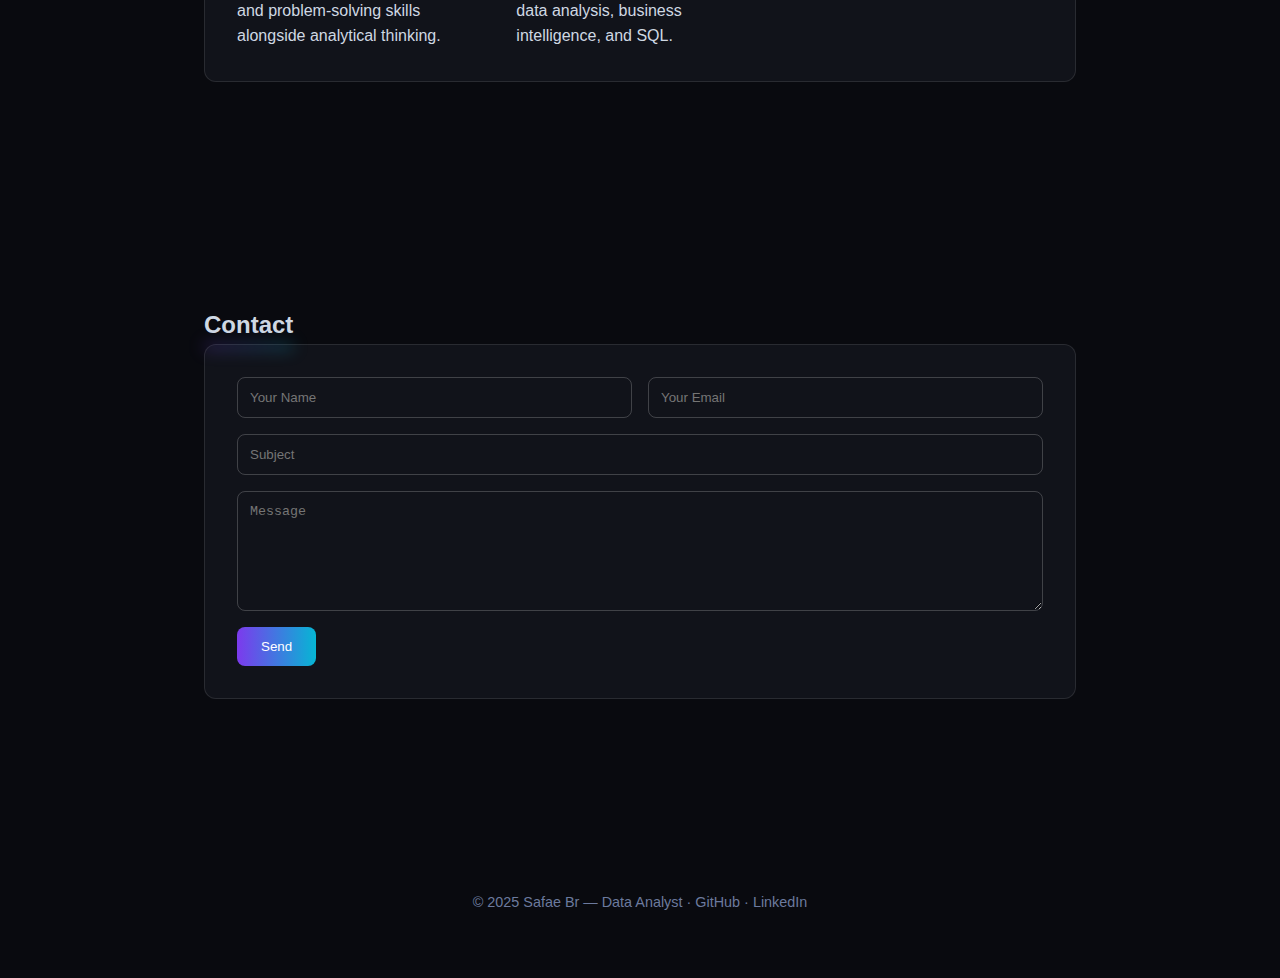
<file: chatgpt/p1.html>
<!DOCTYPE html>
<html lang="en">
<head>
  <meta charset="UTF-8" />
  <meta name="viewport" content="width=device-width, initial-scale=1.0" />
  <title>Safae Br — Data Analyst Portfolio</title>
  <style>
    /* Basic reset */
    * { margin: 0; padding: 0; box-sizing: border-box; }
    html, body { height: 100%; }

    /* Hyperspace-inspired colors */
    :root {
      --dark-bg: #090A0F;
      --deep-bg: #11131A;
      --text-light: #CFD8E3;
      --text-muted: #6C7A9E;
      --accent1: #7C3AED;
      --accent2: #06B6D4;
      --neon: rgba(124, 58, 237, 0.75);
      --neon2: rgba(6, 182, 212, 0.75);
    }

    body {
      background: var(--dark-bg);
      color: var(--text-light);
      font-family: 'Helvetica Neue', Arial, sans-serif;
      line-height: 1.6;
    }

    a { text-decoration: none; color: inherit; }

    header {
      padding: 2rem 4rem;
      background: var(--deep-bg);
      display: flex;
      justify-content: space-between;
      align-items: center;
      position: sticky;
      top: 0;
      z-index: 100;
    }
    .logo {
      font-size: 1.5rem;
      font-weight: bold;
      background: linear-gradient(135deg, var(--accent1), var(--accent2));
      -webkit-background-clip: text;
      -webkit-text-fill-color: transparent;
    }

    nav a {
      margin-left: 1.5rem;
      color: var(--text-muted);
      font-weight: 500;
      transition: color 0.3s;
    }
    nav a:hover {
      color: var(--text-light);
    }

    section {
      padding: 6rem 4rem;
      max-width: 1000px;
      margin: 0 auto;
    }

    .hero {
      display: flex;
      flex-direction: column;
      align-items: start;
      gap: 2rem;
    }
    .hero h1 {
      font-size: 3rem;
      line-height: 1.2;
      background: linear-gradient(135deg, var(--accent1), var(--accent2));
      -webkit-background-clip: text;
      -webkit-text-fill-color: transparent;
    }
    .hero p {
      color: var(--text-muted);
      font-size: 1.1rem;
    }
    .hero .buttons a {
      display: inline-block;
      padding: 0.75rem 1.5rem;
      border-radius: 6px;
      font-weight: 500;
      transition: background 0.3s;
    }
    .hero .buttons .btn-primary {
      background: linear-gradient(90deg, var(--accent1), var(--accent2));
      color: #fff;
    }
    .hero .buttons .btn-secondary {
      background: none;
      border: 2px solid var(--text-muted);
      color: var(--text-muted);
    }
    .hero .buttons .btn-secondary:hover {
      border-color: var(--accent1);
      color: var(--accent1);
    }

    .projects-grid {
      display: grid;
      grid-template-columns: repeat(auto-fit, minmax(280px, 1fr));
      gap: 2rem;
      margin-top: 3rem;
    }

    .project-card {
      background: var(--deep-bg);
      border: 1px solid rgba(255, 255, 255, 0.1);
      padding: 2rem;
      border-radius: 12px;
      transition: transform 0.3s, box-shadow 0.3s;
    }
    .project-card:hover {
      transform: translateY(-6px);
      box-shadow: 0 10px 30px rgba(124, 58, 237, 0.5);
    }
    .project-card h3 {
      margin-bottom: 1rem;
      font-size: 1.4rem;
      color: var(--accent1);
    }
    .project-card p {
      color: var(--text-muted);
      margin-bottom: 1rem;
    }
    .tags {
      display: flex;
      flex-wrap: wrap;
      gap: 0.5rem;
    }
    .tag {
      font-size: 0.75rem;
      padding: 0.4rem 0.8rem;
      border-radius: 6px;
      background: rgba(255, 255, 255, 0.05);
      color: var(--text-muted);
    }

    .neon-underline {
      position: relative;
      display: inline-block;
    }
    .neon-underline::after {
      content: '';
      position: absolute;
      left: 0;
      right: 0;
      height: 3px;
      background: linear-gradient(90deg, var(--neon), var(--neon2));
      bottom: -4px;
      filter: blur(8px);
      border-radius: 8px;
    }

    /* About / Contact cards */
    .card {
      background: var(--deep-bg);
      padding: 2rem;
      border-radius: 12px;
      border: 1px solid rgba(255,255,255,0.1);
      margin-bottom: 2rem;
    }

    .grid-3 {
      display: grid;
      grid-template-columns: repeat(auto-fit, minmax(240px,1fr));
      gap: 2rem;
      margin-top: 2rem;
    }

    footer {
      text-align: center;
      padding: 4rem 1rem;
      color: var(--text-muted);
      font-size: 0.9rem;
    }
  </style>
</head>
<body>

  <header>
    <div class="logo">Safae Br</div>
    <nav>
      <a href="#projects">Projects</a>
      <a href="#about">About</a>
      <a href="#contact">Contact</a>
    </nav>
  </header>

  <section class="hero">
    <h1 class="neon-underline">Data Analyst Portfolio</h1>
    <p>I build actionable dashboards, clean & model data, and bring insights to life using Power BI, SQL, and analytical storytelling.</p>
    <div class="buttons">
      <a href="#projects" class="btn-primary">View Projects</a>
      <a href="#contact" class="btn-secondary">Get in Touch</a>
    </div>
  </section>

  <section id="projects">
    <h2 class="neon-underline">Projects</h2>
    <div class="projects-grid">
      <div class="project-card">
        <h3>Coffee Sales — EDA</h3>
        <p>Exploratory data analysis of coffee sales: seasonality, top customers, and product insights.</p>
        <div class="tags">
          <span class="tag">Excel</span><span class="tag">EDA</span><span class="tag">Power BI</span>
        </div>
      </div>
      <div class="project-card">
        <h3>Bike Sales — SQL + Power BI</h3>
        <p>ETL in MySQL, creation of DAX measures, and interactive dashboards.</p>
        <div class="tags">
          <span class="tag">SQL</span><span class="tag">MySQL</span><span class="tag">Power BI</span>
        </div>
      </div>
      <div class="project-card">
        <h3>Sales Dashboard — Power BI</h3>
        <p>A full dashboard visualizing sales growth, YTD / PYTD, and supplier analysis.</p>
        <div class="tags"><span class="tag">Power BI</span><span class="tag">DAX</span></div>
      </div>
      <div class="project-card">
        <h3>Restaurant Orders — SQL</h3>
        <p>Order data modeling and KPIs in MySQL for restaurant operations.</p>
        <div class="tags"><span class="tag">MySQL</span><span class="tag">SQL</span></div>
      </div>
    </div>
  </section>

  <section id="about">
    <h2 class="neon-underline">About Me</h2>
    <div class="card">
      <p>I am a data analyst passionate about turning raw data into actionable narratives. I combine SQL, Power BI, and Excel to build pipelines and dashboards that empower decision-making.</p>
      <div class="grid-3">
        <div>
          <h4>Experience</h4>
          <p>Tele-call center agent, where I developed strong communication and problem-solving skills alongside analytical thinking.</p>
        </div>
        <div>
          <h4>Education</h4>
          <p>Diploma in Digital Development — I continuously build my skills in data analysis, business intelligence, and SQL.</p>
        </div>
        <div>
          <h4>Skills</h4>
          <p>Power BI • MySQL • Excel • Python • Data Cleaning • DAX</p>
        </div>
      </div>
    </div>
  </section>

  <section id="contact">
    <h2 class="neon-underline">Contact</h2>
    <div class="card">
      <form>
        <div style="display: grid; gap: 1rem; grid-template-columns: 1fr 1fr;">
          <input type="text" placeholder="Your Name" style="padding: .75rem; background: transparent; border: 1px solid rgba(255,255,255,0.2); border-radius: 8px; color: inherit;" />
          <input type="email" placeholder="Your Email" style="padding: .75rem; background: transparent; border: 1px solid rgba(255,255,255,0.2); border-radius: 8px; color: inherit;" />
          <input type="text" placeholder="Subject" style="grid-column: 1 / -1; padding: .75rem; background: transparent; border: 1px solid rgba(255,255,255,0.2); border-radius: 8px; color: inherit;" />
          <textarea placeholder="Message" style="grid-column: 1 / -1; padding: .75rem; background: transparent; border: 1px solid rgba(255,255,255,0.2); border-radius: 8px; color: inherit; height: 120px;"></textarea>
        </div>
        <button type="submit" style="margin-top: 1rem; padding: .75rem 1.5rem; background: linear-gradient(90deg, var(--accent1), var(--accent2)); border:none; border-radius: 8px; color:white;">Send</button>
      </form>
    </div>
  </section>

  <footer>
    © 2025 Safae Br — Data Analyst · <a href="#" style="color: var(--text-muted)">GitHub</a> · <a href="#" style="color: var(--text-muted)">LinkedIn</a>
  </footer>

</body>
</html>
</file>
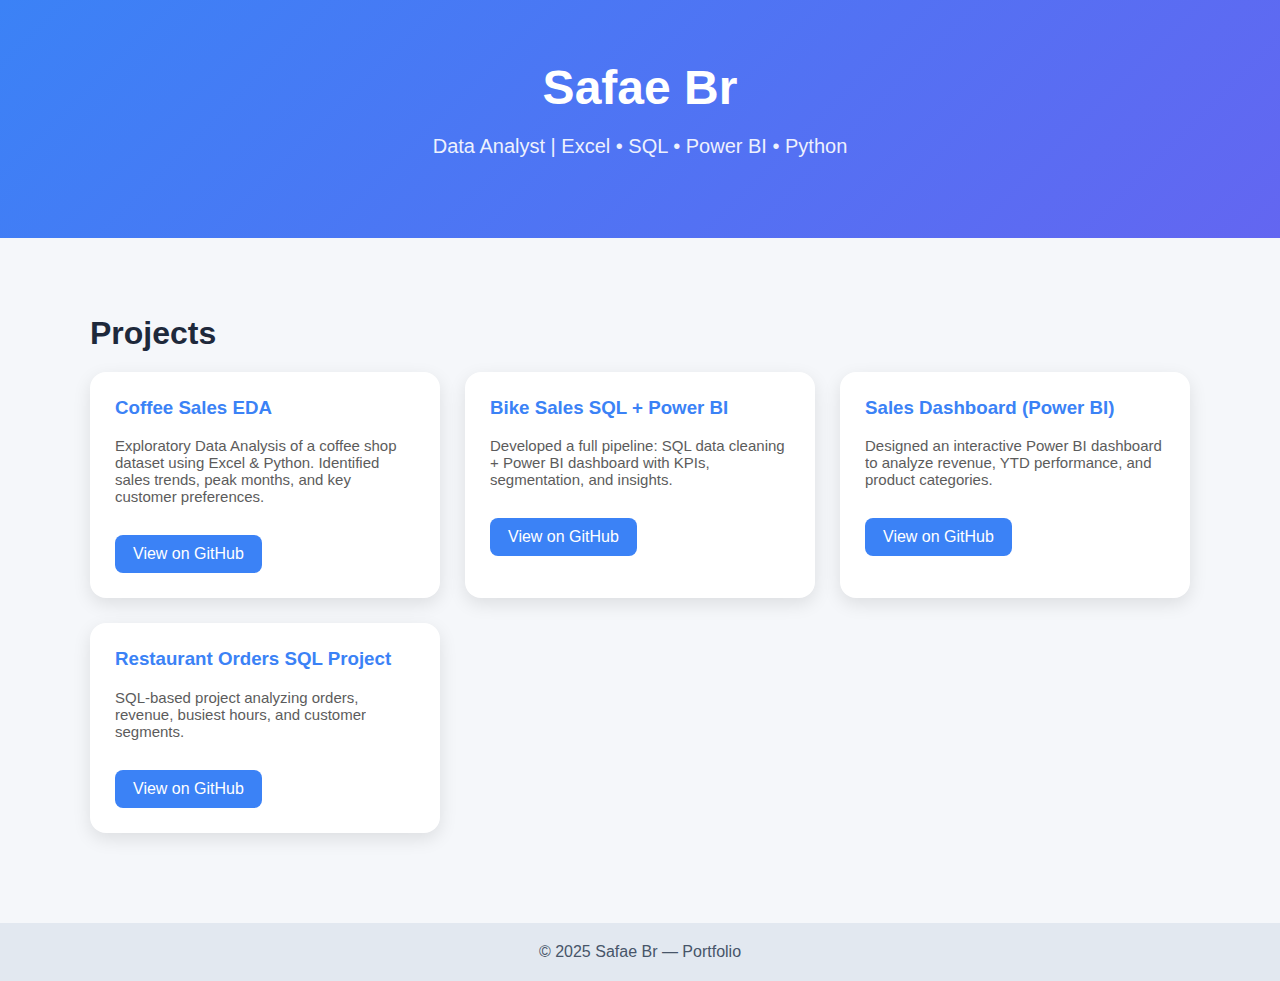
<file: chatgpt/p2.html>
<!DOCTYPE html>
<html lang="en">
<head>
    <meta charset="UTF-8" />
    <meta name="viewport" content="width=device-width, initial-scale=1.0" />
    <title>Safae | Data Analyst Portfolio</title>
    <style>
        body {
            margin: 0;
            font-family: Arial, sans-serif;
            background: #f5f7fa;
            color: #333;
        }
        header {
            background: linear-gradient(135deg, #3b82f6, #6366f1);
            color: white;
            padding: 60px 20px;
            text-align: center;
        }
        header h1 {
            font-size: 48px;
            margin: 0;
        }
        header p {
            font-size: 20px;
            opacity: 0.9;
        }
        .section {
            padding: 50px 20px;
            max-width: 1100px;
            margin: auto;
        }
        .section h2 {
            font-size: 32px;
            margin-bottom: 20px;
            color: #1e293b;
        }
        .projects {
            display: grid;
            grid-template-columns: repeat(auto-fit, minmax(300px, 1fr));
            gap: 25px;
        }
        .card {
            background: white;
            padding: 25px;
            border-radius: 16px;
            box-shadow: 0 6px 18px rgba(0,0,0,0.1);
            transition: transform 0.2s, box-shadow 0.2s;
        }
        .card:hover {
            transform: translateY(-5px);
            box-shadow: 0 12px 24px rgba(0,0,0,0.15);
        }
        .card h3 {
            margin-top: 0;
            color: #3b82f6;
        }
        .card p {
            font-size: 15px;
            opacity: 0.8;
        }
        .btn {
            display: inline-block;
            margin-top: 15px;
            padding: 10px 18px;
            background: #3b82f6;
            color: white;
            text-decoration: none;
            border-radius: 8px;
            transition: background 0.2s;
        }
        .btn:hover {
            background: #2563eb;
        }
        footer {
            margin-top: 40px;
            padding: 20px;
            text-align: center;
            background: #e2e8f0;
            color: #475569;
        }
    </style>
</head>
<body>
    <header>
        <h1>Safae Br</h1>
        <p>Data Analyst | Excel • SQL • Power BI • Python</p>
    </header>

    <section class="section">
        <h2>Projects</h2>
        <div class="projects">
            <div class="card">
                <h3>Coffee Sales EDA</h3>
                <p>Exploratory Data Analysis of a coffee shop dataset using Excel & Python. Identified sales trends, peak months, and key customer preferences.</p>
                <a href="#" class="btn">View on GitHub</a>
            </div>

            <div class="card">
                <h3>Bike Sales SQL + Power BI</h3>
                <p>Developed a full pipeline: SQL data cleaning + Power BI dashboard with KPIs, segmentation, and insights.</p>
                <a href="#" class="btn">View on GitHub</a>
            </div>

            <div class="card">
                <h3>Sales Dashboard (Power BI)</h3>
                <p>Designed an interactive Power BI dashboard to analyze revenue, YTD performance, and product categories.</p>
                <a href="#" class="btn">View on GitHub</a>
            </div>

            <div class="card">
                <h3>Restaurant Orders SQL Project</h3>
                <p>SQL-based project analyzing orders, revenue, busiest hours, and customer segments.</p>
                <a href="#" class="btn">View on GitHub</a>
            </div>
        </div>
    </section>

    <footer>
        © 2025 Safae Br — Portfolio
    </footer>
</body>
</html>
</file>
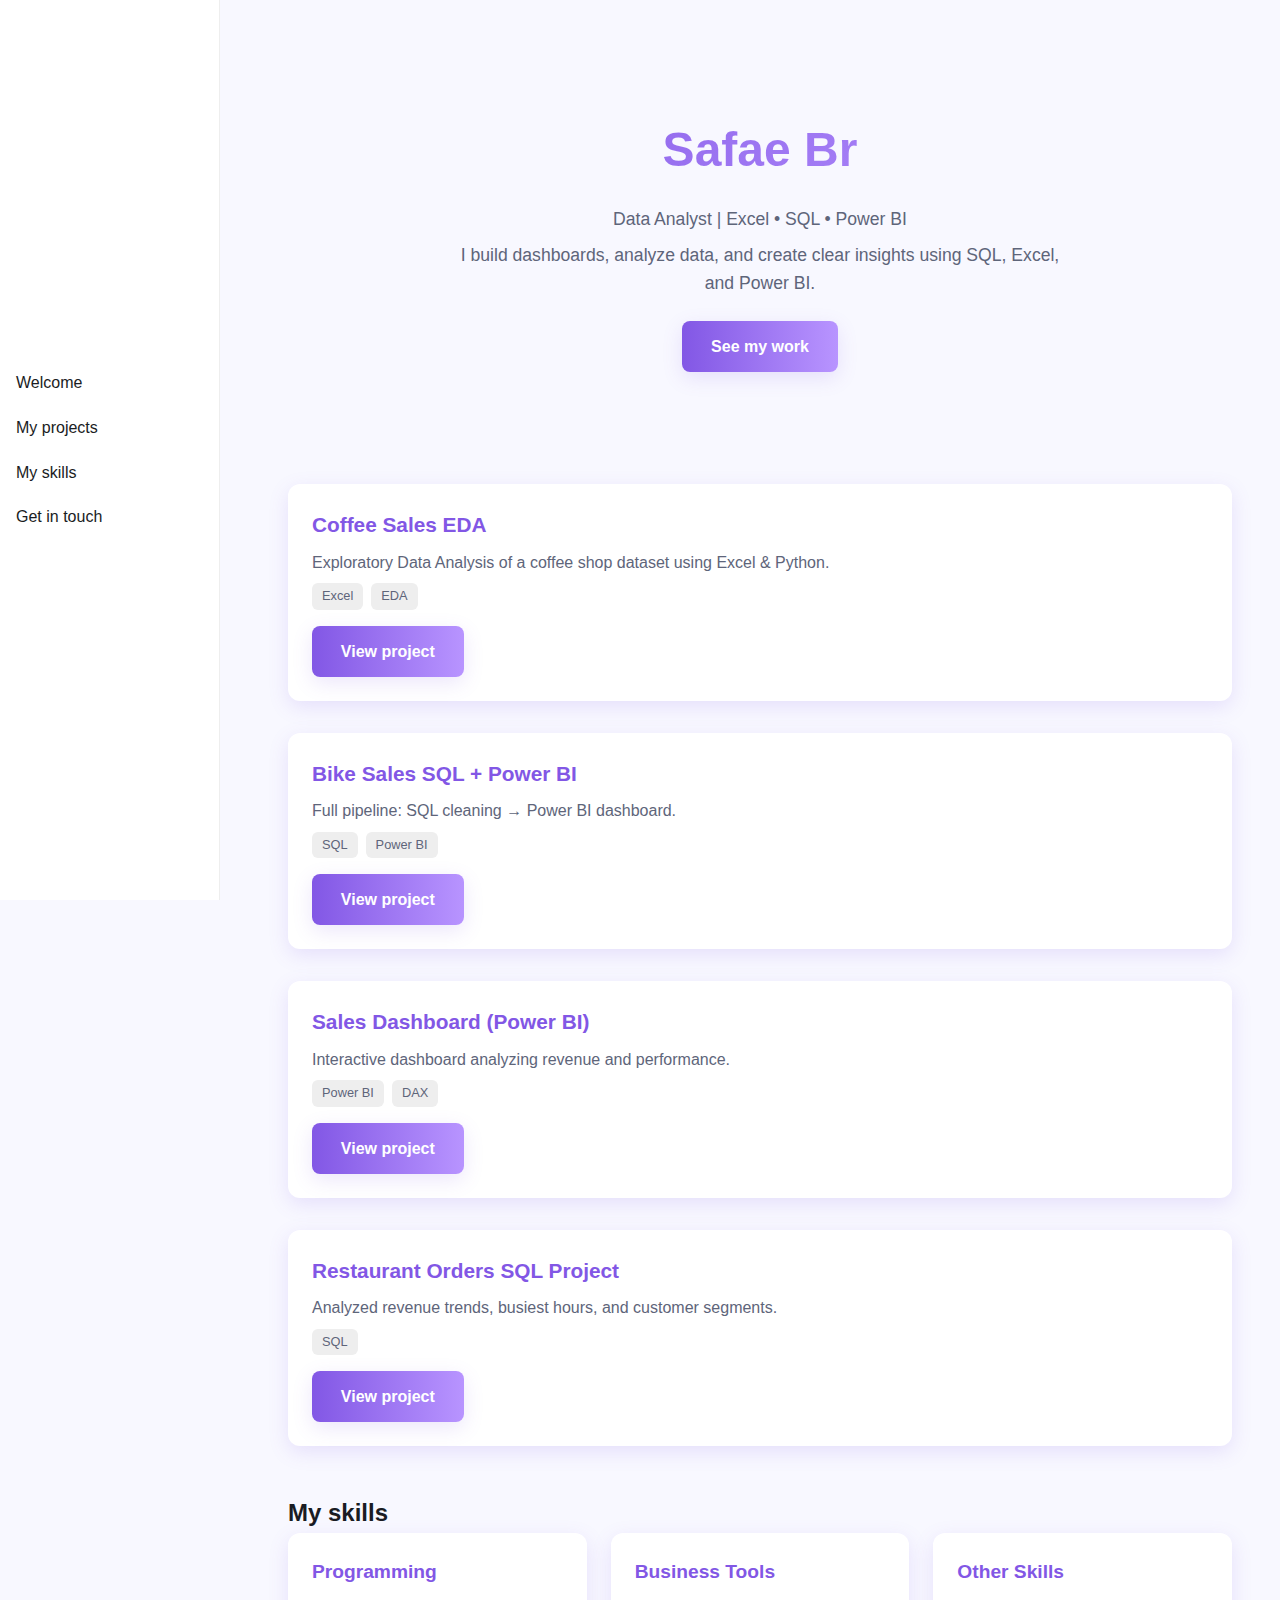
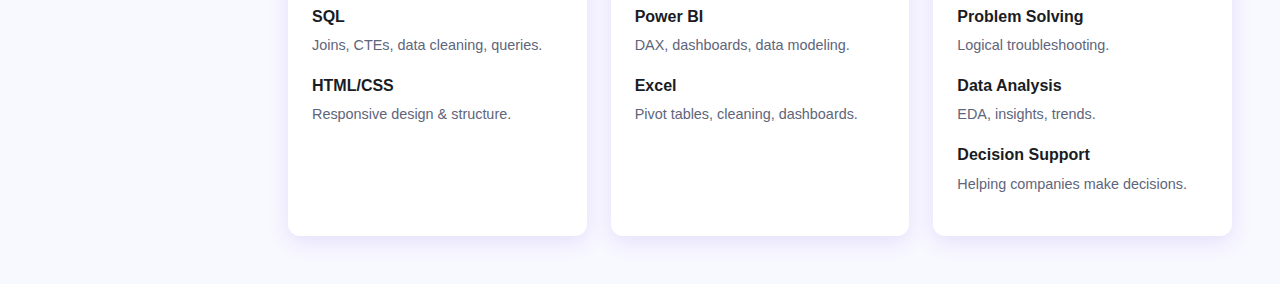
<file: chatgpt/p3.html>
<!DOCTYPE html>
<html lang="en">
<head>
<meta charset="UTF-8">
<meta name="viewport" content="width=device-width, initial-scale=1.0">
<title>Safae Br — Data Analyst Portfolio</title>
<style>
  /* --- VARIABLES --- */
  :root {
    --bg: #F8F8FF;
    --panel: #fff;
    --accent1: #8257E5;
    --accent2: #B894FF;
    --text: #1A1C23;
    --text-muted: #5E657A;
    --shadow: rgba(130,87,229,0.15);
    --radius: 12px;
    --transition: 0.3s ease;
  }

  /* --- RESET --- */
  * { margin:0; padding:0; box-sizing:border-box; }
  body { font-family: 'Helvetica Neue', Arial, sans-serif; background: var(--bg); color: var(--text); line-height:1.6; }

  /* --- SIDEBAR --- */
  #sidebar {
    position: fixed; top:0; left:0; width:220px; height:100%; background:#fff;
    border-right:1px solid #eee; padding:3rem 1rem; display:flex; flex-direction:column; justify-content:center;
  }
  #sidebar ul { list-style:none; display:flex; flex-direction:column; gap:1.2rem; }
  #sidebar a { text-decoration:none; color: var(--text); font-weight:500; transition: var(--transition); }
  #sidebar a:hover { color: var(--accent1); }

  /* --- WRAPPER --- */
  #wrapper { margin-left:240px; padding:3rem; }

  /* --- HERO --- */
  #intro {
    text-align:center; padding:4rem 2rem;
  }
  #intro .logo {
    font-size:3rem; font-weight:700;
    background: linear-gradient(135deg, var(--accent1), var(--accent2));
    -webkit-background-clip: text; -webkit-text-fill-color: transparent;
    margin-bottom:1rem;
  }
  #intro p { max-width:600px; margin:0.5rem auto; color: var(--text-muted); font-size:1.1rem; }
  .actions .button {
    display:inline-block; margin-top:1rem;
    padding:0.8rem 1.8rem; border:none; border-radius:8px;
    background: linear-gradient(90deg, var(--accent1), var(--accent2)); color:#fff;
    font-weight:600; box-shadow:0 6px 20px var(--shadow); text-decoration:none; transition: var(--transition);
  }
  .actions .button:hover { transform:translateY(-3px); }

  /* --- PROJECT CARDS --- */
  #one { display:flex; flex-direction:column; gap:2rem; margin-top:3rem; }
  #one section {
    background: var(--panel); padding:1.5rem; border-radius: var(--radius);
    box-shadow:0 6px 20px var(--shadow); transition: var(--transition);
  }
  #one section:hover { transform: translateY(-5px); box-shadow:0 10px 25px var(--shadow); }
  #one h2 { color: var(--accent1); margin-bottom:0.5rem; font-size:1.3rem; }
  #one p { color: var(--text-muted); }
  .tags { margin-top:0.5rem; display:flex; gap:0.5rem; }
  .tag { background:#eee; padding:3px 10px; border-radius:6px; font-size:0.8rem; color: var(--text-muted); }

  /* --- SKILLS --- */
  #two { margin-top:3rem; }
  .skills-wrapper { display:flex; gap:1.5rem; flex-wrap:wrap; }
  .skills-wrapper > div { flex:1; min-width:220px; background: var(--panel); padding:1.5rem; border-radius: var(--radius); box-shadow:0 6px 20px var(--shadow); transition: var(--transition); }
  .skills-wrapper > div:hover { transform: translateY(-3px); box-shadow:0 10px 25px var(--shadow); }
  .skill-title { color: var(--accent1); margin-bottom:1rem; font-size:1.2rem; font-weight:600; }
  .features section { margin-bottom:1rem; }
  .features h3 { font-size:1rem; margin-bottom:0.3rem; color: var(--text); }
  .features p { color: var(--text-muted); font-size:0.9rem; }

  /* --- RESPONSIVE --- */
  @media(max-width:900px){
    #wrapper { margin-left:0; padding:1rem; }
    #sidebar { position:relative; width:100%; height:auto; border:none; padding:1rem 0; display:flex; justify-content:center; }
    #sidebar ul { flex-direction:row; gap:1rem; }
    .skills-wrapper { flex-direction:column; }
  }

</style>
</head>
<body>

  <!-- Sidebar -->
  <section id="sidebar">
    <ul>
      <li><a href="#intro">Welcome</a></li>
      <li><a href="#one">My projects</a></li>
      <li><a href="#two">My skills</a></li>
      <li><a href="#three">Get in touch</a></li>
    </ul>
  </section>

  <div id="wrapper">

    <!-- Intro -->
    <section id="intro">
      <h1 class="logo">Safae Br</h1>
      <p>Data Analyst | Excel • SQL • Power BI</p>
      <p>I build dashboards, analyze data, and create clear insights using SQL, Excel, and Power BI.</p>
      <div class="actions">
        <a href="#one" class="button">See my work</a>
      </div>
    </section>

    <!-- Projects -->
    <section id="one">
      <section>
        <h2>Coffee Sales EDA</h2>
        <p>Exploratory Data Analysis of a coffee shop dataset using Excel & Python.</p>
        <div class="tags"><span class="tag">Excel</span><span class="tag">EDA</span></div>
        <div class="actions"><a href="#" class="button">View project</a></div>
      </section>
      <section>
        <h2>Bike Sales SQL + Power BI</h2>
        <p>Full pipeline: SQL cleaning → Power BI dashboard.</p>
        <div class="tags"><span class="tag">SQL</span><span class="tag">Power BI</span></div>
        <div class="actions"><a href="#" class="button">View project</a></div>
      </section>
      <section>
        <h2>Sales Dashboard (Power BI)</h2>
        <p>Interactive dashboard analyzing revenue and performance.</p>
        <div class="tags"><span class="tag">Power BI</span><span class="tag">DAX</span></div>
        <div class="actions"><a href="#" class="button">View project</a></div>
      </section>
      <section>
        <h2>Restaurant Orders SQL Project</h2>
        <p>Analyzed revenue trends, busiest hours, and customer segments.</p>
        <div class="tags"><span class="tag">SQL</span></div>
        <div class="actions"><a href="#" class="button">View project</a></div>
      </section>
    </section>

    <!-- Skills -->
    <section id="two">
      <h2>My skills</h2>
      <div class="skills-wrapper">
        <div>
          <h3 class="skill-title">Programming</h3>
          <div class="features">
            <section><h3>SQL</h3><p>Joins, CTEs, data cleaning, queries.</p></section>
            <section><h3>HTML/CSS</h3><p>Responsive design & structure.</p></section>
          </div>
        </div>
        <div>
          <h3 class="skill-title">Business Tools</h3>
          <div class="features">
            <section><h3>Power BI</h3><p>DAX, dashboards, data modeling.</p></section>
            <section><h3>Excel</h3><p>Pivot tables, cleaning, dashboards.</p></section>
          </div>
        </div>
        <div>
          <h3 class="skill-title">Other Skills</h3>
          <div class="features">
            <section><h3>Problem Solving</h3><p>Logical troubleshooting.</p></section>
            <section><h3>Data Analysis</h3><p>EDA, insights, trends.</p></section>
            <section><h3>Decision Support</h3><p>Helping companies make decisions.</p></section>
          </div>
        </div>
      </div>
    </section>

  </div>
</body>
</html>
</file>
<file: assets/css/noscript.css>
/*
	Hyperspace by HTML5 UP
	html5up.net | @ajlkn
	Free for personal and commercial use under the CCA 3.0 license (html5up.net/license)
*/

/* Spotlights */

	.spotlights > section > .image:before {
		opacity: 0 !important;
	}

	
	.spotlights > section > .content > .inner {
		-moz-transform: none !important;
		-webkit-transform: none !important;
		-ms-transform: none !important;
		transform: none !important;
		opacity: 1 !important;
	}

/* Wrapper */

	.wrapper > .inner {
		opacity: 1 !important;
		-moz-transform: none !important;
		-webkit-transform: none !important;
		-ms-transform: none !important;
		transform: none !important;
	}



	
/* Sidebar */

	#sidebar > .inner {
		opacity: 1 !important;
	}

	#sidebar nav > ul > li {
		-moz-transform: none !important;
		-webkit-transform: none !important;
		-ms-transform: none !important;
		transform: none !important;
		opacity: 1 !important;
	}

	
	#one .inner .tag {
  font-size: 0.8rem !important;
  padding: 0.35rem 0.9rem !important;
  border-radius: 4px !important;
  background: rgba(255, 255, 255, 0.15) !important;
  color: white !important;
  border: 1px solid rgba(255, 255, 255, 0.25);
}
#one .inner .tags {
  display: flex;
  flex-wrap: wrap;
  gap: 0.6rem;
  margin-top: 1rem;
}





/* If you still need the c-image class */
.c-image img {
    width: 100%;           /* scale with container */
    max-width: 900px;
    height: auto;
    display: block;
    margin: 1rem auto;
}
/* Spotlight sections layout */
.spotlights > section {
    display: flex;
    flex-wrap: wrap; /* stack on small screens */
    align-items: center;
    gap: 2rem; /* spacing between image and text */
}

/* Image container */
.spotlights > section > .c-image {
    flex: 1 1 50%;       /* image takes half the width */
    max-width: 700px;    /* optional max width */
    margin: 0 auto;
}

/* Image styling */
.spotlights > section > .c-image img {
    width: 100%;         /* fill container */
    height: auto;        /* keep aspect ratio */
    border-radius: 12px;
    display: block;
    box-shadow: 0 6px 20px rgba(0,0,0,0.1);
}

/* Content takes the other half */
.spotlights > section > .content {
    flex: 1 1 45%;
    padding: 1rem;
}
</file>
<file: assets/css/main.css>
@import url(fontawesome-all.min.css);

/*
	Hyperspace by HTML5 UP
	html5up.net | @ajlkn
	Free for personal and commercial use under the CCA 3.0 license (html5up.net/license)
*/

html, body, div, span, applet, object,
iframe, h1, h2, h3, h4, h5, h6, p, blockquote,
pre, a, abbr, acronym, address, big, cite,
code, del, dfn, em, img, ins, kbd, q, s, samp,
small, strike, strong, sub, sup, tt, var, b,
u, i, center, dl, dt, dd, ol, ul, li, fieldset,
form, label, legend, table, caption, tbody,
tfoot, thead, tr, th, td, article, aside,
canvas, details, embed, figure, figcaption,
footer, header, hgroup, menu, nav, output, ruby,
section, summary, time, mark, audio, video {
	margin: 0;
	padding: 0;
	border: 0;
	font-size: 100%;
	font: inherit;
	vertical-align: baseline;}

article, aside, details, figcaption, figure,
footer, header, hgroup, menu, nav, section {
	display: block;}



#one .inner .tags {
  display: flex !important;
  flex-wrap: wrap !important;
  gap: 0.5rem !important;
}

#one .inner .tag {
  font-size: 0.75rem !important;
  font-weight: 600;  
  padding: 0.4rem 0.8rem !important;
  margin-bottom: 5px;
  border-radius: 6px !important;
  background: rgba(255, 255, 255, 0.08) !important;
  color: #aaa !important; /* or var(--text-muted) */
}



/* Hover effect */
#one .inner .tag:hover {
  background: rgba(255, 255, 255, 0.12);
  color: #ffffff;
  transform: translateY(-2px);
}


body {
	line-height: 1;
}

ol, ul {
	list-style: none;
}

blockquote, q {
	quotes: none;
}

	blockquote:before, blockquote:after, q:before, q:after {
		content: '';
		content: none;
	}

table {
	border-collapse: collapse;
	border-spacing: 0;
}

body {
	-webkit-text-size-adjust: none;
}

mark {
	background-color: transparent;
	color: inherit;
}

input::-moz-focus-inner {
	border: 0;
	padding: 0;
}

input, select, textarea {
	-moz-appearance: none;
	-webkit-appearance: none;
	-ms-appearance: none;
	appearance: none;
}

/* Basic */

	@-ms-viewport {
		width: device-width;
	}

	body {
		-ms-overflow-style: scrollbar;
	}

	@media screen and (max-width: 480px) {

		html, body {
			min-width: 320px;
		}

	}

	html {
		box-sizing: border-box;
	}

	*, *:before, *:after {
		box-sizing: inherit;
	}

	body {
		background: #312450;
	}

		body.is-preload *, body.is-preload *:before, body.is-preload *:after {
			-moz-animation: none !important;
			-webkit-animation: none !important;
			-ms-animation: none !important;
			animation: none !important;
			-moz-transition: none !important;
			-webkit-transition: none !important;
			-ms-transition: none !important;
			transition: none !important;
		}

/* Type */

	body, input, select, textarea {
		color: rgba(255, 255, 255, 0.55);
		font-family: Arial, Helvetica, sans-serif;
		font-size: 16.5pt;
		font-weight: normal;
		line-height: 1.75;
	}

		@media screen and (max-width: 1680px) {

			body, input, select, textarea {
				font-size: 13pt;
			}

		}

		@media screen and (max-width: 1280px) {

			body, input, select, textarea {
				font-size: 12pt;
			}

		}

		@media screen and (max-width: 360px) {

			body, input, select, textarea {
				font-size: 11pt;
			}

		}

	a {
		-moz-transition: color 0.2s ease, border-bottom-color 0.2s ease;
		-webkit-transition: color 0.2s ease, border-bottom-color 0.2s ease;
		-ms-transition: color 0.2s ease, border-bottom-color 0.2s ease;
		transition: color 0.2s ease, border-bottom-color 0.2s ease;
		border-bottom: dotted 1px rgba(255, 255, 255, 0.35);
		color: inherit;
		text-decoration: none;
	}

		a:hover {
			border-bottom-color: transparent;
			color: #ffffff;
		}

	strong, b {
		color: #ffffff;
		font-weight: bold;
	}

	em, i {
		font-style: italic;
	}

	p {
		margin: 0 0 2em 0;
	}

	h1, h2, h3, h4, h5, h6 {
		color: #ffffff;
		font-weight: bold;
		line-height: 1.5;
		margin: 0 0 0.5em 0;
	}

		h1 a, h2 a, h3 a, h4 a, h5 a, h6 a {
			color: inherit;
			text-decoration: none;
		}

	h1 {
		font-size: 2.75em;
	}

		h1.major {
			margin: 0 0 1.3em 0;
			position: relative;
			padding-bottom: 0.35em;
		}

			h1.major:after {
				background-image: -moz-linear-gradient(to right, #5e42a6, #b74e91);
				background-image: -webkit-linear-gradient(to right, #5e42a6, #b74e91);
				background-image: -ms-linear-gradient(to right, #5e42a6, #b74e91);
				background-image: linear-gradient(to right, #5e42a6, #b74e91);
				-moz-transition: max-width 0.2s ease;
				-webkit-transition: max-width 0.2s ease;
				-ms-transition: max-width 0.2s ease;
				transition: max-width 0.2s ease;
				border-radius: 0.2em;
				bottom: 0;
				content: '';
				height: 0.05em;
				position: absolute;
				right: 0;
				width: 100%;
			}

	h2 {
		font-size: 1.75em;
	}

	h3 {
		font-size: 1.1em;
	}

	h4 {
		font-size: 1em;
	}

	h5 {
		font-size: 0.8em;
	}

	h6 {
		font-size: 0.6em;
	}

	@media screen and (max-width: 736px) {

		h1 {
			font-size: 2em;
		}

		h2 {
			font-size: 1.25em;
		}

		h3 {
			font-size: 1em;
		}

		h4 {
			font-size: 0.8em;
		}

		h5 {
			font-size: 0.6em;
		}

		h6 {
			font-size: 0.6em;
		}

	}

	sub {
		font-size: 0.8em;
		position: relative;
		top: 0.5em;
	}

	sup {
		font-size: 0.8em;
		position: relative;
		top: -0.5em;
	}

	blockquote {
		border-left: solid 4px rgba(255, 255, 255, 0.15);
		font-style: italic;
		margin: 0 0 2em 0;
		padding: 0.5em 0 0.5em 2em;
	}

	code {
		background: rgba(255, 255, 255, 0.05);
		border-radius: 0.25em;
		border: solid 1px rgba(255, 255, 255, 0.15);
		font-family: "Courier New", monospace;
		font-size: 0.9em;
		margin: 0 0.25em;
		padding: 0.25em 0.65em;
	}

	pre {
		-webkit-overflow-scrolling: touch;
		font-family: "Courier New", monospace;
		font-size: 0.9em;
		margin: 0 0 2em 0;
	}

		pre code {
			display: block;
			line-height: 1.75em;
			padding: 1em 1.5em;
			overflow-x: auto;
		}

	hr {
		border: 0;
		border-bottom: solid 1px rgba(255, 255, 255, 0.15);
		margin: 2em 0;
	}

		hr.major {
			margin: 3em 0;
		}

	.align-left {
		text-align: left;
	}

	.align-center {
		text-align: center;
	}

	.align-right {
		text-align: right;
	}

/* Row */

	.row {
		display: flex;
		flex-wrap: wrap;
		box-sizing: border-box;
		align-items: stretch;
	}

		.row > * {
			box-sizing: border-box;
		}

		.row.gtr-uniform > * > :last-child {
			margin-bottom: 0;
		}

		.row.aln-left {
			justify-content: flex-start;
		}

		.row.aln-center {
			justify-content: center;
		}

		.row.aln-right {
			justify-content: flex-end;
		}

		.row.aln-top {
			align-items: flex-start;
		}

		.row.aln-middle {
			align-items: center;
		}

		.row.aln-bottom {
			align-items: flex-end;
		}

		.row > .imp {
			order: -1;
		}

		.row > .col-1 {
			width: 8.33333%;
		}

		.row > .off-1 {
			margin-left: 8.33333%;
		}

		.row > .col-2 {
			width: 16.66667%;
		}

		.row > .off-2 {
			margin-left: 16.66667%;
		}

		.row > .col-3 {
			width: 25%;
		}

		.row > .off-3 {
			margin-left: 25%;
		}

		.row > .col-4 {
			width: 33.33333%;
		}

		.row > .off-4 {
			margin-left: 33.33333%;
		}

		.row > .col-5 {
			width: 41.66667%;
		}

		.row > .off-5 {
			margin-left: 41.66667%;
		}

		.row > .col-6 {
			width: 50%;
		}

		.row > .off-6 {
			margin-left: 50%;
		}

		.row > .col-7 {
			width: 58.33333%;
		}

		.row > .off-7 {
			margin-left: 58.33333%;
		}

		.row > .col-8 {
			width: 66.66667%;
		}

		.row > .off-8 {
			margin-left: 66.66667%;
		}

		.row > .col-9 {
			width: 75%;
		}

		.row > .off-9 {
			margin-left: 75%;
		}

		.row > .col-10 {
			width: 83.33333%;
		}

		.row > .off-10 {
			margin-left: 83.33333%;
		}

		.row > .col-11 {
			width: 91.66667%;
		}

		.row > .off-11 {
			margin-left: 91.66667%;
		}

		.row > .col-12 {
			width: 100%;
		}

		.row > .off-12 {
			margin-left: 100%;
		}

		.row.gtr-0 {
			margin-top: 0;
			margin-left: 0em;
		}

			.row.gtr-0 > * {
				padding: 0 0 0 0em;
			}

			.row.gtr-0.gtr-uniform {
				margin-top: 0em;
			}

				.row.gtr-0.gtr-uniform > * {
					padding-top: 0em;
				}

		.row.gtr-25 {
			margin-top: 0;
			margin-left: -0.375em;
		}

			.row.gtr-25 > * {
				padding: 0 0 0 0.375em;
			}

			.row.gtr-25.gtr-uniform {
				margin-top: -0.375em;
			}

				.row.gtr-25.gtr-uniform > * {
					padding-top: 0.375em;
				}

		.row.gtr-50 {
			margin-top: 0;
			margin-left: -0.75em;
		}

			.row.gtr-50 > * {
				padding: 0 0 0 0.75em;
			}

			.row.gtr-50.gtr-uniform {
				margin-top: -0.75em;
			}

				.row.gtr-50.gtr-uniform > * {
					padding-top: 0.75em;
				}

		.row {
			margin-top: 0;
			margin-left: -1.5em;
		}

			.row > * {
				padding: 0 0 0 1.5em;
			}

			.row.gtr-uniform {
				margin-top: -1.5em;
			}

				.row.gtr-uniform > * {
					padding-top: 1.5em;
				}

		.row.gtr-150 {
			margin-top: 0;
			margin-left: -2.25em;
		}

			.row.gtr-150 > * {
				padding: 0 0 0 2.25em;
			}

			.row.gtr-150.gtr-uniform {
				margin-top: -2.25em;
			}

				.row.gtr-150.gtr-uniform > * {
					padding-top: 2.25em;
				}

		.row.gtr-200 {
			margin-top: 0;
			margin-left: -3em;
		}

			.row.gtr-200 > * {
				padding: 0 0 0 3em;
			}

			.row.gtr-200.gtr-uniform {
				margin-top: -3em;
			}

				.row.gtr-200.gtr-uniform > * {
					padding-top: 3em;
				}

		@media screen and (max-width: 1680px) {

			.row {
				display: flex;
				flex-wrap: wrap;
				box-sizing: border-box;
				align-items: stretch;
			}

				.row > * {
					box-sizing: border-box;
				}

				.row.gtr-uniform > * > :last-child {
					margin-bottom: 0;
				}

				.row.aln-left {
					justify-content: flex-start;
				}

				.row.aln-center {
					justify-content: center;
				}

				.row.aln-right {
					justify-content: flex-end;
				}

				.row.aln-top {
					align-items: flex-start;
				}

				.row.aln-middle {
					align-items: center;
				}

				.row.aln-bottom {
					align-items: flex-end;
				}

				.row > .imp-xlarge {
					order: -1;
				}

				.row > .col-1-xlarge {
					width: 8.33333%;
				}

				.row > .off-1-xlarge {
					margin-left: 8.33333%;
				}

				.row > .col-2-xlarge {
					width: 16.66667%;
				}

				.row > .off-2-xlarge {
					margin-left: 16.66667%;
				}

				.row > .col-3-xlarge {
					width: 25%;
				}

				.row > .off-3-xlarge {
					margin-left: 25%;
				}

				.row > .col-4-xlarge {
					width: 33.33333%;
				}

				.row > .off-4-xlarge {
					margin-left: 33.33333%;
				}

				.row > .col-5-xlarge {
					width: 41.66667%;
				}

				.row > .off-5-xlarge {
					margin-left: 41.66667%;
				}

				.row > .col-6-xlarge {
					width: 50%;
				}

				.row > .off-6-xlarge {
					margin-left: 50%;
				}

				.row > .col-7-xlarge {
					width: 58.33333%;
				}

				.row > .off-7-xlarge {
					margin-left: 58.33333%;
				}

				.row > .col-8-xlarge {
					width: 66.66667%;
				}

				.row > .off-8-xlarge {
					margin-left: 66.66667%;
				}

				.row > .col-9-xlarge {
					width: 75%;
				}

				.row > .off-9-xlarge {
					margin-left: 75%;
				}

				.row > .col-10-xlarge {
					width: 83.33333%;
				}

				.row > .off-10-xlarge {
					margin-left: 83.33333%;
				}

				.row > .col-11-xlarge {
					width: 91.66667%;
				}

				.row > .off-11-xlarge {
					margin-left: 91.66667%;
				}

				.row > .col-12-xlarge {
					width: 100%;
				}

				.row > .off-12-xlarge {
					margin-left: 100%;
				}

				.row.gtr-0 {
					margin-top: 0;
					margin-left: 0em;
				}

					.row.gtr-0 > * {
						padding: 0 0 0 0em;
					}

					.row.gtr-0.gtr-uniform {
						margin-top: 0em;
					}

						.row.gtr-0.gtr-uniform > * {
							padding-top: 0em;
						}

				.row.gtr-25 {
					margin-top: 0;
					margin-left: -0.375em;
				}

					.row.gtr-25 > * {
						padding: 0 0 0 0.375em;
					}

					.row.gtr-25.gtr-uniform {
						margin-top: -0.375em;
					}

						.row.gtr-25.gtr-uniform > * {
							padding-top: 0.375em;
						}

				.row.gtr-50 {
					margin-top: 0;
					margin-left: -0.75em;
				}

					.row.gtr-50 > * {
						padding: 0 0 0 0.75em;
					}

					.row.gtr-50.gtr-uniform {
						margin-top: -0.75em;
					}

						.row.gtr-50.gtr-uniform > * {
							padding-top: 0.75em;
						}

				.row {
					margin-top: 0;
					margin-left: -1.5em;
				}

					.row > * {
						padding: 0 0 0 1.5em;
					}

					.row.gtr-uniform {
						margin-top: -1.5em;
					}

						.row.gtr-uniform > * {
							padding-top: 1.5em;
						}

				.row.gtr-150 {
					margin-top: 0;
					margin-left: -2.25em;
				}

					.row.gtr-150 > * {
						padding: 0 0 0 2.25em;
					}

					.row.gtr-150.gtr-uniform {
						margin-top: -2.25em;
					}

						.row.gtr-150.gtr-uniform > * {
							padding-top: 2.25em;
						}

				.row.gtr-200 {
					margin-top: 0;
					margin-left: -3em;
				}

					.row.gtr-200 > * {
						padding: 0 0 0 3em;
					}

					.row.gtr-200.gtr-uniform {
						margin-top: -3em;
					}

						.row.gtr-200.gtr-uniform > * {
							padding-top: 3em;
						}

		}

		@media screen and (max-width: 1280px) {

			.row {
				display: flex;
				flex-wrap: wrap;
				box-sizing: border-box;
				align-items: stretch;
			}

				.row > * {
					box-sizing: border-box;
				}

				.row.gtr-uniform > * > :last-child {
					margin-bottom: 0;
				}

				.row.aln-left {
					justify-content: flex-start;
				}

				.row.aln-center {
					justify-content: center;
				}

				.row.aln-right {
					justify-content: flex-end;
				}

				.row.aln-top {
					align-items: flex-start;
				}

				.row.aln-middle {
					align-items: center;
				}

				.row.aln-bottom {
					align-items: flex-end;
				}

				.row > .imp-large {
					order: -1;
				}

				.row > .col-1-large {
					width: 8.33333%;
				}

				.row > .off-1-large {
					margin-left: 8.33333%;
				}

				.row > .col-2-large {
					width: 16.66667%;
				}

				.row > .off-2-large {
					margin-left: 16.66667%;
				}

				.row > .col-3-large {
					width: 25%;
				}

				.row > .off-3-large {
					margin-left: 25%;
				}

				.row > .col-4-large {
					width: 33.33333%;
				}

				.row > .off-4-large {
					margin-left: 33.33333%;
				}

				.row > .col-5-large {
					width: 41.66667%;
				}

				.row > .off-5-large {
					margin-left: 41.66667%;
				}

				.row > .col-6-large {
					width: 50%;
				}

				.row > .off-6-large {
					margin-left: 50%;
				}

				.row > .col-7-large {
					width: 58.33333%;
				}

				.row > .off-7-large {
					margin-left: 58.33333%;
				}

				.row > .col-8-large {
					width: 66.66667%;
				}

				.row > .off-8-large {
					margin-left: 66.66667%;
				}

				.row > .col-9-large {
					width: 75%;
				}

				.row > .off-9-large {
					margin-left: 75%;
				}

				.row > .col-10-large {
					width: 83.33333%;
				}

				.row > .off-10-large {
					margin-left: 83.33333%;
				}

				.row > .col-11-large {
					width: 91.66667%;
				}

				.row > .off-11-large {
					margin-left: 91.66667%;
				}

				.row > .col-12-large {
					width: 100%;
				}

				.row > .off-12-large {
					margin-left: 100%;
				}

				.row.gtr-0 {
					margin-top: 0;
					margin-left: 0em;
				}

					.row.gtr-0 > * {
						padding: 0 0 0 0em;
					}

					.row.gtr-0.gtr-uniform {
						margin-top: 0em;
					}

						.row.gtr-0.gtr-uniform > * {
							padding-top: 0em;
						}

				.row.gtr-25 {
					margin-top: 0;
					margin-left: -0.375em;
				}

					.row.gtr-25 > * {
						padding: 0 0 0 0.375em;
					}

					.row.gtr-25.gtr-uniform {
						margin-top: -0.375em;
					}

						.row.gtr-25.gtr-uniform > * {
							padding-top: 0.375em;
						}

				.row.gtr-50 {
					margin-top: 0;
					margin-left: -0.75em;
				}

					.row.gtr-50 > * {
						padding: 0 0 0 0.75em;
					}

					.row.gtr-50.gtr-uniform {
						margin-top: -0.75em;
					}

						.row.gtr-50.gtr-uniform > * {
							padding-top: 0.75em;
						}

				.row {
					margin-top: 0;
					margin-left: -1.5em;
				}

					.row > * {
						padding: 0 0 0 1.5em;
					}

					.row.gtr-uniform {
						margin-top: -1.5em;
					}

						.row.gtr-uniform > * {
							padding-top: 1.5em;
						}

				.row.gtr-150 {
					margin-top: 0;
					margin-left: -2.25em;
				}

					.row.gtr-150 > * {
						padding: 0 0 0 2.25em;
					}

					.row.gtr-150.gtr-uniform {
						margin-top: -2.25em;
					}

						.row.gtr-150.gtr-uniform > * {
							padding-top: 2.25em;
						}

				.row.gtr-200 {
					margin-top: 0;
					margin-left: -3em;
				}

					.row.gtr-200 > * {
						padding: 0 0 0 3em;
					}

					.row.gtr-200.gtr-uniform {
						margin-top: -3em;
					}

						.row.gtr-200.gtr-uniform > * {
							padding-top: 3em;
						}

		}

		@media screen and (max-width: 980px) {

			.row {
				display: flex;
				flex-wrap: wrap;
				box-sizing: border-box;
				align-items: stretch;
			}

				.row > * {
					box-sizing: border-box;
				}

				.row.gtr-uniform > * > :last-child {
					margin-bottom: 0;
				}

				.row.aln-left {
					justify-content: flex-start;
				}

				.row.aln-center {
					justify-content: center;
				}

				.row.aln-right {
					justify-content: flex-end;
				}

				.row.aln-top {
					align-items: flex-start;
				}

				.row.aln-middle {
					align-items: center;
				}

				.row.aln-bottom {
					align-items: flex-end;
				}

				.row > .imp-medium {
					order: -1;
				}

				.row > .col-1-medium {
					width: 8.33333%;
				}

				.row > .off-1-medium {
					margin-left: 8.33333%;
				}

				.row > .col-2-medium {
					width: 16.66667%;
				}

				.row > .off-2-medium {
					margin-left: 16.66667%;
				}

				.row > .col-3-medium {
					width: 25%;
				}

				.row > .off-3-medium {
					margin-left: 25%;
				}

				.row > .col-4-medium {
					width: 33.33333%;
				}

				.row > .off-4-medium {
					margin-left: 33.33333%;
				}

				.row > .col-5-medium {
					width: 41.66667%;
				}

				.row > .off-5-medium {
					margin-left: 41.66667%;
				}

				.row > .col-6-medium {
					width: 50%;
				}

				.row > .off-6-medium {
					margin-left: 50%;
				}

				.row > .col-7-medium {
					width: 58.33333%;
				}

				.row > .off-7-medium {
					margin-left: 58.33333%;
				}

				.row > .col-8-medium {
					width: 66.66667%;
				}

				.row > .off-8-medium {
					margin-left: 66.66667%;
				}

				.row > .col-9-medium {
					width: 75%;
				}

				.row > .off-9-medium {
					margin-left: 75%;
				}

				.row > .col-10-medium {
					width: 83.33333%;
				}

				.row > .off-10-medium {
					margin-left: 83.33333%;
				}

				.row > .col-11-medium {
					width: 91.66667%;
				}

				.row > .off-11-medium {
					margin-left: 91.66667%;
				}

				.row > .col-12-medium {
					width: 100%;
				}

				.row > .off-12-medium {
					margin-left: 100%;
				}

				.row.gtr-0 {
					margin-top: 0;
					margin-left: 0em;
				}

					.row.gtr-0 > * {
						padding: 0 0 0 0em;
					}

					.row.gtr-0.gtr-uniform {
						margin-top: 0em;
					}

						.row.gtr-0.gtr-uniform > * {
							padding-top: 0em;
						}

				.row.gtr-25 {
					margin-top: 0;
					margin-left: -0.375em;
				}

					.row.gtr-25 > * {
						padding: 0 0 0 0.375em;
					}

					.row.gtr-25.gtr-uniform {
						margin-top: -0.375em;
					}

						.row.gtr-25.gtr-uniform > * {
							padding-top: 0.375em;
						}

				.row.gtr-50 {
					margin-top: 0;
					margin-left: -0.75em;
				}

					.row.gtr-50 > * {
						padding: 0 0 0 0.75em;
					}

					.row.gtr-50.gtr-uniform {
						margin-top: -0.75em;
					}

						.row.gtr-50.gtr-uniform > * {
							padding-top: 0.75em;
						}

				.row {
					margin-top: 0;
					margin-left: -1.5em;
				}

					.row > * {
						padding: 0 0 0 1.5em;
					}

					.row.gtr-uniform {
						margin-top: -1.5em;
					}

						.row.gtr-uniform > * {
							padding-top: 1.5em;
						}

				.row.gtr-150 {
					margin-top: 0;
					margin-left: -2.25em;
				}

					.row.gtr-150 > * {
						padding: 0 0 0 2.25em;
					}

					.row.gtr-150.gtr-uniform {
						margin-top: -2.25em;
					}

						.row.gtr-150.gtr-uniform > * {
							padding-top: 2.25em;
						}

				.row.gtr-200 {
					margin-top: 0;
					margin-left: -3em;
				}

					.row.gtr-200 > * {
						padding: 0 0 0 3em;
					}

					.row.gtr-200.gtr-uniform {
						margin-top: -3em;
					}

						.row.gtr-200.gtr-uniform > * {
							padding-top: 3em;
						}

		}

		@media screen and (max-width: 736px) {

			.row {
				display: flex;
				flex-wrap: wrap;
				box-sizing: border-box;
				align-items: stretch;
			}

				.row > * {
					box-sizing: border-box;
				}

				.row.gtr-uniform > * > :last-child {
					margin-bottom: 0;
				}

				.row.aln-left {
					justify-content: flex-start;
				}

				.row.aln-center {
					justify-content: center;
				}

				.row.aln-right {
					justify-content: flex-end;
				}

				.row.aln-top {
					align-items: flex-start;
				}

				.row.aln-middle {
					align-items: center;
				}

				.row.aln-bottom {
					align-items: flex-end;
				}

				.row > .imp-small {
					order: -1;
				}

				.row > .col-1-small {
					width: 8.33333%;
				}

				.row > .off-1-small {
					margin-left: 8.33333%;
				}

				.row > .col-2-small {
					width: 16.66667%;
				}

				.row > .off-2-small {
					margin-left: 16.66667%;
				}

				.row > .col-3-small {
					width: 25%;
				}

				.row > .off-3-small {
					margin-left: 25%;
				}

				.row > .col-4-small {
					width: 33.33333%;
				}

				.row > .off-4-small {
					margin-left: 33.33333%;
				}

				.row > .col-5-small {
					width: 41.66667%;
				}

				.row > .off-5-small {
					margin-left: 41.66667%;
				}

				.row > .col-6-small {
					width: 50%;
				}

				.row > .off-6-small {
					margin-left: 50%;
				}

				.row > .col-7-small {
					width: 58.33333%;
				}

				.row > .off-7-small {
					margin-left: 58.33333%;
				}

				.row > .col-8-small {
					width: 66.66667%;
				}

				.row > .off-8-small {
					margin-left: 66.66667%;
				}

				.row > .col-9-small {
					width: 75%;
				}

				.row > .off-9-small {
					margin-left: 75%;
				}

				.row > .col-10-small {
					width: 83.33333%;
				}

				.row > .off-10-small {
					margin-left: 83.33333%;
				}

				.row > .col-11-small {
					width: 91.66667%;
				}

				.row > .off-11-small {
					margin-left: 91.66667%;
				}

				.row > .col-12-small {
					width: 100%;
				}

				.row > .off-12-small {
					margin-left: 100%;
				}

				.row.gtr-0 {
					margin-top: 0;
					margin-left: 0em;
				}

					.row.gtr-0 > * {
						padding: 0 0 0 0em;
					}

					.row.gtr-0.gtr-uniform {
						margin-top: 0em;
					}

						.row.gtr-0.gtr-uniform > * {
							padding-top: 0em;
						}

				.row.gtr-25 {
					margin-top: 0;
					margin-left: -0.375em;
				}

					.row.gtr-25 > * {
						padding: 0 0 0 0.375em;
					}

					.row.gtr-25.gtr-uniform {
						margin-top: -0.375em;
					}

						.row.gtr-25.gtr-uniform > * {
							padding-top: 0.375em;
						}

				.row.gtr-50 {
					margin-top: 0;
					margin-left: -0.75em;
				}

					.row.gtr-50 > * {
						padding: 0 0 0 0.75em;
					}

					.row.gtr-50.gtr-uniform {
						margin-top: -0.75em;
					}

						.row.gtr-50.gtr-uniform > * {
							padding-top: 0.75em;
						}

				.row {
					margin-top: 0;
					margin-left: -1.5em;
				}

					.row > * {
						padding: 0 0 0 1.5em;
					}

					.row.gtr-uniform {
						margin-top: -1.5em;
					}

						.row.gtr-uniform > * {
							padding-top: 1.5em;
						}

				.row.gtr-150 {
					margin-top: 0;
					margin-left: -2.25em;
				}

					.row.gtr-150 > * {
						padding: 0 0 0 2.25em;
					}

					.row.gtr-150.gtr-uniform {
						margin-top: -2.25em;
					}

						.row.gtr-150.gtr-uniform > * {
							padding-top: 2.25em;
						}

				.row.gtr-200 {
					margin-top: 0;
					margin-left: -3em;
				}

					.row.gtr-200 > * {
						padding: 0 0 0 3em;
					}

					.row.gtr-200.gtr-uniform {
						margin-top: -3em;
					}

						.row.gtr-200.gtr-uniform > * {
							padding-top: 3em;
						}

		}

		@media screen and (max-width: 480px) {

			.row {
				display: flex;
				flex-wrap: wrap;
				box-sizing: border-box;
				align-items: stretch;
			}

				.row > * {
					box-sizing: border-box;
				}

				.row.gtr-uniform > * > :last-child {
					margin-bottom: 0;
				}

				.row.aln-left {
					justify-content: flex-start;
				}

				.row.aln-center {
					justify-content: center;
				}

				.row.aln-right {
					justify-content: flex-end;
				}

				.row.aln-top {
					align-items: flex-start;
				}

				.row.aln-middle {
					align-items: center;
				}

				.row.aln-bottom {
					align-items: flex-end;
				}

				.row > .imp-xsmall {
					order: -1;
				}

				.row > .col-1-xsmall {
					width: 8.33333%;
				}

				.row > .off-1-xsmall {
					margin-left: 8.33333%;
				}

				.row > .col-2-xsmall {
					width: 16.66667%;
				}

				.row > .off-2-xsmall {
					margin-left: 16.66667%;
				}

				.row > .col-3-xsmall {
					width: 25%;
				}

				.row > .off-3-xsmall {
					margin-left: 25%;
				}

				.row > .col-4-xsmall {
					width: 33.33333%;
				}

				.row > .off-4-xsmall {
					margin-left: 33.33333%;
				}

				.row > .col-5-xsmall {
					width: 41.66667%;
				}

				.row > .off-5-xsmall {
					margin-left: 41.66667%;
				}

				.row > .col-6-xsmall {
					width: 50%;
				}

				.row > .off-6-xsmall {
					margin-left: 50%;
				}

				.row > .col-7-xsmall {
					width: 58.33333%;
				}

				.row > .off-7-xsmall {
					margin-left: 58.33333%;
				}

				.row > .col-8-xsmall {
					width: 66.66667%;
				}

				.row > .off-8-xsmall {
					margin-left: 66.66667%;
				}

				.row > .col-9-xsmall {
					width: 75%;
				}

				.row > .off-9-xsmall {
					margin-left: 75%;
				}

				.row > .col-10-xsmall {
					width: 83.33333%;
				}

				.row > .off-10-xsmall {
					margin-left: 83.33333%;
				}

				.row > .col-11-xsmall {
					width: 91.66667%;
				}

				.row > .off-11-xsmall {
					margin-left: 91.66667%;
				}

				.row > .col-12-xsmall {
					width: 100%;
				}

				.row > .off-12-xsmall {
					margin-left: 100%;
				}

				.row.gtr-0 {
					margin-top: 0;
					margin-left: 0em;
				}

					.row.gtr-0 > * {
						padding: 0 0 0 0em;
					}

					.row.gtr-0.gtr-uniform {
						margin-top: 0em;
					}

						.row.gtr-0.gtr-uniform > * {
							padding-top: 0em;
						}

				.row.gtr-25 {
					margin-top: 0;
					margin-left: -0.375em;
				}

					.row.gtr-25 > * {
						padding: 0 0 0 0.375em;
					}

					.row.gtr-25.gtr-uniform {
						margin-top: -0.375em;
					}

						.row.gtr-25.gtr-uniform > * {
							padding-top: 0.375em;
						}

				.row.gtr-50 {
					margin-top: 0;
					margin-left: -0.75em;
				}

					.row.gtr-50 > * {
						padding: 0 0 0 0.75em;
					}

					.row.gtr-50.gtr-uniform {
						margin-top: -0.75em;
					}

						.row.gtr-50.gtr-uniform > * {
							padding-top: 0.75em;
						}

				.row {
					margin-top: 0;
					margin-left: -1.5em;
				}

					.row > * {
						padding: 0 0 0 1.5em;
					}

					.row.gtr-uniform {
						margin-top: -1.5em;
					}

						.row.gtr-uniform > * {
							padding-top: 1.5em;
						}

				.row.gtr-150 {
					margin-top: 0;
					margin-left: -2.25em;
				}

					.row.gtr-150 > * {
						padding: 0 0 0 2.25em;
					}

					.row.gtr-150.gtr-uniform {
						margin-top: -2.25em;
					}

						.row.gtr-150.gtr-uniform > * {
							padding-top: 2.25em;
						}

				.row.gtr-200 {
					margin-top: 0;
					margin-left: -3em;
				}

					.row.gtr-200 > * {
						padding: 0 0 0 3em;
					}

					.row.gtr-200.gtr-uniform {
						margin-top: -3em;
					}

						.row.gtr-200.gtr-uniform > * {
							padding-top: 3em;
						}

		}

/* Box */

	.box {
		border-radius: 0.25em;
		border: solid 1px rgba(255, 255, 255, 0.15);
		margin-bottom: 2em;
		padding: 1.5em;
	}

		.box > :last-child,
		.box > :last-child > :last-child,
		.box > :last-child > :last-child > :last-child {
			margin-bottom: 0;
		}

		.box.alt {
			border: 0;
			border-radius: 0;
			padding: 0;
		}

/* Button */

	input[type="submit"],
	input[type="reset"],
	input[type="button"],
	button,
	.button {
		-moz-appearance: none;
		-webkit-appearance: none;
		-ms-appearance: none;
		appearance: none;
		-moz-transition: border-color 0.2s ease;
		-webkit-transition: border-color 0.2s ease;
		-ms-transition: border-color 0.2s ease;
		transition: border-color 0.2s ease;
		background-color: transparent;
		border: solid 1px !important;
		border-color: rgba(255, 255, 255, 0.15) !important;
		border-radius: 3em;
		color: #ffffff !important;
		cursor: pointer;
		display: inline-block;
		font-size: 0.6em;
		font-weight: bold;
		height: calc(4.75em + 2px);
		letter-spacing: 0.25em;
		line-height: 4.75em;
		outline: 0;
		padding: 0 3.75em;
		position: relative;
		text-align: center;
		text-decoration: none;
		text-transform: uppercase;
		white-space: nowrap;
	}

		input[type="submit"]:after,
		input[type="reset"]:after,
		input[type="button"]:after,
		button:after,
		.button:after {
			-moz-transform: scale(0.25);
			-webkit-transform: scale(0.25);
			-ms-transform: scale(0.25);
			transform: scale(0.25);
			pointer-events: none;
			-moz-transition: opacity 0.2s ease, -moz-transform 0.2s ease;
			-webkit-transition: opacity 0.2s ease, -webkit-transform 0.2s ease;
			-ms-transition: opacity 0.2s ease, -ms-transform 0.2s ease;
			transition: opacity 0.2s ease, transform 0.2s ease;
			background: #ffffff;
			border-radius: 3em;
			content: '';
			height: 100%;
			left: 0;
			opacity: 0;
			position: absolute;
			top: 0;
			width: 100%;
		}

		input[type="submit"].icon:before,
		input[type="reset"].icon:before,
		input[type="button"].icon:before,
		button.icon:before,
		.button.icon:before {
			margin-right: 0.75em;
		}

		input[type="submit"].fit,
		input[type="reset"].fit,
		input[type="button"].fit,
		button.fit,
		.button.fit {
			width: 100%;
		}

		input[type="submit"].small,
		input[type="reset"].small,
		input[type="button"].small,
		button.small,
		.button.small {
			font-size: 0.4em;
		}

		input[type="submit"].large,
		input[type="reset"].large,
		input[type="button"].large,
		button.large,
		.button.large {
			font-size: 0.8em;
		}

		input[type="submit"].primary,
		input[type="reset"].primary,
		input[type="button"].primary,
		button.primary,
		.button.primary {
			background-color: #ffffff;
			color: #312450 !important;
		}

			input[type="submit"].primary:after,
			input[type="reset"].primary:after,
			input[type="button"].primary:after,
			button.primary:after,
			.button.primary:after {
				display: none;
			}

		input[type="submit"].disabled, input[type="submit"]:disabled,
		input[type="reset"].disabled,
		input[type="reset"]:disabled,
		input[type="button"].disabled,
		input[type="button"]:disabled,
		button.disabled,
		button:disabled,
		.button.disabled,
		.button:disabled {
			cursor: default;
			opacity: 0.5;
			pointer-events: none;
		}

		input[type="submit"]:hover,
		input[type="reset"]:hover,
		input[type="button"]:hover,
		button:hover,
		.button:hover {
			border-color: rgba(255, 255, 255, 0.55) !important;
		}

			input[type="submit"]:hover:after,
			input[type="reset"]:hover:after,
			input[type="button"]:hover:after,
			button:hover:after,
			.button:hover:after {
				opacity: 0.05;
				-moz-transform: scale(1);
				-webkit-transform: scale(1);
				-ms-transform: scale(1);
				transform: scale(1);
			}

			input[type="submit"]:hover:active,
			input[type="reset"]:hover:active,
			input[type="button"]:hover:active,
			button:hover:active,
			.button:hover:active {
				border-color: #ffffff !important;
			}

				input[type="submit"]:hover:active:after,
				input[type="reset"]:hover:active:after,
				input[type="button"]:hover:active:after,
				button:hover:active:after,
				.button:hover:active:after {
					opacity: 0.1;
				}

/* Features */

	.features {
		display: -moz-flex;
		display: -webkit-flex;
		display: -ms-flex;
		display: flex;
		-moz-flex-wrap: wrap;
		-webkit-flex-wrap: wrap;
		-ms-flex-wrap: wrap;
		flex-wrap: wrap;
		border-radius: 0.25em;
		border: solid 1px rgba(255, 255, 255, 0.15);
		background: rgba(255, 255, 255, 0.05);
		margin: 0 0 2em 0;
	}

		.features section {
			padding: 3.5em 3em 1em 7em ;
			width: 100%;
			/*border-top: solid 1px rgba(255, 255, 255, 0.15);*/
			position: relative;
		}

			.features section:nth-child(-n + 2) {
				border-top-width: 0;
			}

			.features section:nth-child(2n) {
				border-left: solid 1px rgba(255, 255, 255, 0.15);
			}

			.features section .icon {
				-moz-transition: opacity 0.5s ease, -moz-transform 0.5s ease;
				-webkit-transition: opacity 0.5s ease, -webkit-transform 0.5s ease;
				-ms-transition: opacity 0.5s ease, -ms-transform 0.5s ease;
				transition: opacity 0.5s ease, transform 0.5s ease;
				-moz-transition-delay: 1s;
				-webkit-transition-delay: 1s;
				-ms-transition-delay: 1s;
				transition-delay: 1s;
				-moz-transform: scale(1);
				-webkit-transform: scale(1);
				-ms-transform: scale(1);
				transform: scale(1);
				position: absolute;
				left: 3em;
				top: 3em;
				opacity: 1;
			}

			.features section:nth-child(1) .icon {
				-moz-transition-delay: 0.15s;
				-webkit-transition-delay: 0.15s;
				-ms-transition-delay: 0.15s;
				transition-delay: 0.15s;
			}

			.features section:nth-child(2) .icon {
				-moz-transition-delay: 0.3s;
				-webkit-transition-delay: 0.3s;
				-ms-transition-delay: 0.3s;
				transition-delay: 0.3s;
			}

			.features section:nth-child(3) .icon {
				-moz-transition-delay: 0.45s;
				-webkit-transition-delay: 0.45s;
				-ms-transition-delay: 0.45s;
				transition-delay: 0.45s;
			}

			.features section:nth-child(4) .icon {
				-moz-transition-delay: 0.6s;
				-webkit-transition-delay: 0.6s;
				-ms-transition-delay: 0.6s;
				transition-delay: 0.6s;
			}

			.features section:nth-child(5) .icon {
				-moz-transition-delay: 0.75s;
				-webkit-transition-delay: 0.75s;
				-ms-transition-delay: 0.75s;
				transition-delay: 0.75s;
			}

			.features section:nth-child(6) .icon {
				-moz-transition-delay: 0.9s;
				-webkit-transition-delay: 0.9s;
				-ms-transition-delay: 0.9s;
				transition-delay: 0.9s;
			}

			.features section:nth-child(7) .icon {
				-moz-transition-delay: 1.05s;
				-webkit-transition-delay: 1.05s;
				-ms-transition-delay: 1.05s;
				transition-delay: 1.05s;
			}

			.features section:nth-child(8) .icon {
				-moz-transition-delay: 1.2s;
				-webkit-transition-delay: 1.2s;
				-ms-transition-delay: 1.2s;
				transition-delay: 1.2s;
			}

			.features section:nth-child(9) .icon {
				-moz-transition-delay: 1.35s;
				-webkit-transition-delay: 1.35s;
				-ms-transition-delay: 1.35s;
				transition-delay: 1.35s;
			}

			.features section:nth-child(10) .icon {
				-moz-transition-delay: 1.5s;
				-webkit-transition-delay: 1.5s;
				-ms-transition-delay: 1.5s;
				transition-delay: 1.5s;
			}

			.features section:nth-child(11) .icon {
				-moz-transition-delay: 1.65s;
				-webkit-transition-delay: 1.65s;
				-ms-transition-delay: 1.65s;
				transition-delay: 1.65s;
			}

			.features section:nth-child(12) .icon {
				-moz-transition-delay: 1.8s;
				-webkit-transition-delay: 1.8s;
				-ms-transition-delay: 1.8s;
				transition-delay: 1.8s;
			}

			.features section:nth-child(13) .icon {
				-moz-transition-delay: 1.95s;
				-webkit-transition-delay: 1.95s;
				-ms-transition-delay: 1.95s;
				transition-delay: 1.95s;
			}

			.features section:nth-child(14) .icon {
				-moz-transition-delay: 2.1s;
				-webkit-transition-delay: 2.1s;
				-ms-transition-delay: 2.1s;
				transition-delay: 2.1s;
			}

			.features section:nth-child(15) .icon {
				-moz-transition-delay: 2.25s;
				-webkit-transition-delay: 2.25s;
				-ms-transition-delay: 2.25s;
				transition-delay: 2.25s;
			}

			.features section:nth-child(16) .icon {
				-moz-transition-delay: 2.4s;
				-webkit-transition-delay: 2.4s;
				-ms-transition-delay: 2.4s;
				transition-delay: 2.4s;
			}

			.features section:nth-child(17) .icon {
				-moz-transition-delay: 2.55s;
				-webkit-transition-delay: 2.55s;
				-ms-transition-delay: 2.55s;
				transition-delay: 2.55s;
			}

			.features section:nth-child(18) .icon {
				-moz-transition-delay: 2.7s;
				-webkit-transition-delay: 2.7s;
				-ms-transition-delay: 2.7s;
				transition-delay: 2.7s;
			}

			.features section:nth-child(19) .icon {
				-moz-transition-delay: 2.85s;
				-webkit-transition-delay: 2.85s;
				-ms-transition-delay: 2.85s;
				transition-delay: 2.85s;
			}

			.features section:nth-child(20) .icon {
				-moz-transition-delay: 3s;
				-webkit-transition-delay: 3s;
				-ms-transition-delay: 3s;
				transition-delay: 3s;
			}

		.features.inactive section .icon {
			-moz-transform: scale(0.5);
			-webkit-transform: scale(0.5);
			-ms-transform: scale(0.5);
			transform: scale(0.5);
			opacity: 0;
		}

		@media screen and (max-width: 980px) {

			.features {
				display: block;
			}

				.features section {
					border-top-width: 1px !important;
					border-left-width: 0 !important;
					width: 100%;
				}

					.features section:first-child {
						border-top-width: 0 !important;
					}

		}

		@media screen and (max-width: 736px) {

			.features section {
				padding: 2.5em 1.5em 0.1em 5.5em ;
			}

				.features section .icon {
					left: 1.5em;
					top: 2em;
				}

		}

		@media screen and (max-width: 480px) {

			.features section {
				padding: 2em 1.5em 0.1em 1.5em ;
			}

				.features section .icon {
					left: 0;
					position: relative;
					top: 0;
				}

		}

/* Form */

	form {
		margin: 0 0 2em 0;
	}

		form > :last-child {
			margin-bottom: 0;
		}

		form > .fields {
			display: -moz-flex;
			display: -webkit-flex;
			display: -ms-flex;
			display: flex;
			-moz-flex-wrap: wrap;
			-webkit-flex-wrap: wrap;
			-ms-flex-wrap: wrap;
			flex-wrap: wrap;
			width: calc(100% + 3em);
			margin: -1.5em 0 2em -1.5em;
		}

			form > .fields > .field {
				-moz-flex-grow: 0;
				-webkit-flex-grow: 0;
				-ms-flex-grow: 0;
				flex-grow: 0;
				-moz-flex-shrink: 0;
				-webkit-flex-shrink: 0;
				-ms-flex-shrink: 0;
				flex-shrink: 0;
				padding: 1.5em 0 0 1.5em;
				width: calc(100% - 1.5em);
			}

				form > .fields > .field.half {
					width: calc(50% - 0.75em);
				}

				form > .fields > .field.third {
					width: calc(100%/3 - 0.5em);
				}

				form > .fields > .field.quarter {
					width: calc(25% - 0.375em);
				}

		@media screen and (max-width: 480px) {

			form > .fields {
				width: calc(100% + 3em);
				margin: -1.5em 0 2em -1.5em;
			}

				form > .fields > .field {
					padding: 1.5em 0 0 1.5em;
					width: calc(100% - 1.5em);
				}

					form > .fields > .field.half {
						width: calc(100% - 1.5em);
					}

					form > .fields > .field.third {
						width: calc(100% - 1.5em);
					}

					form > .fields > .field.quarter {
						width: calc(100% - 1.5em);
					}

		}

	label {
		color: #ffffff;
		font-weight: bold;
		line-height: 1.5;
		margin: 0 0 0.7em 0;
		display: block;
		font-size: 1.1em;
	}

	input[type="text"],
	input[type="password"],
	input[type="email"],
	input[type="tel"],
	select,
	textarea {
		-moz-appearance: none;
		-webkit-appearance: none;
		-ms-appearance: none;
		appearance: none;
		background: rgba(255, 255, 255, 0.05);
		border-radius: 0.25em;
		border: none;
		border: solid 1px rgba(255, 255, 255, 0.15);
		color: inherit;
		display: block;
		outline: 0;
		padding: 0 1em;
		text-decoration: none;
		width: 100%;
	}

		input[type="text"]:invalid,
		input[type="password"]:invalid,
		input[type="email"]:invalid,
		input[type="tel"]:invalid,
		select:invalid,
		textarea:invalid {
			box-shadow: none;
		}

		input[type="text"]:focus,
		input[type="password"]:focus,
		input[type="email"]:focus,
		input[type="tel"]:focus,
		select:focus,
		textarea:focus {
			border-color: #ffffff;
			box-shadow: 0 0 0 1px #ffffff;
		}

	select {
		background-image: url("data:image/svg+xml;charset=utf8,%3Csvg xmlns='http://www.w3.org/2000/svg' width='40' height='40' preserveAspectRatio='none' viewBox='0 0 40 40'%3E%3Cpath d='M9.4,12.3l10.4,10.4l10.4-10.4c0.2-0.2,0.5-0.4,0.9-0.4c0.3,0,0.6,0.1,0.9,0.4l3.3,3.3c0.2,0.2,0.4,0.5,0.4,0.9 c0,0.4-0.1,0.6-0.4,0.9L20.7,31.9c-0.2,0.2-0.5,0.4-0.9,0.4c-0.3,0-0.6-0.1-0.9-0.4L4.3,17.3c-0.2-0.2-0.4-0.5-0.4-0.9 c0-0.4,0.1-0.6,0.4-0.9l3.3-3.3c0.2-0.2,0.5-0.4,0.9-0.4S9.1,12.1,9.4,12.3z' fill='rgba(255, 255, 255, 0.15)' /%3E%3C/svg%3E");
		background-size: 1.25rem;
		background-repeat: no-repeat;
		background-position: calc(100% - 1rem) center;
		height: 2.75em;
		padding-right: 2.75em;
		text-overflow: ellipsis;
	}

		select option {
			color: #ffffff;
			background: #312450;
		}

		select:focus::-ms-value {
			background-color: transparent;
		}

		select::-ms-expand {
			display: none;
		}

	input[type="text"],
	input[type="password"],
	input[type="email"],
	select {
		height: 2.75em;
	}

	textarea {
		padding: 0.75em 1em;
	}

		body.is-ie textarea {
			min-height: 10em;
		}

	input[type="checkbox"],
	input[type="radio"] {
		-moz-appearance: none;
		-webkit-appearance: none;
		-ms-appearance: none;
		appearance: none;
		display: block;
		float: left;
		margin-right: -2em;
		opacity: 0;
		width: 1em;
		z-index: -1;
	}

		input[type="checkbox"] + label,
		input[type="radio"] + label {
			text-decoration: none;
			color: rgba(255, 255, 255, 0.55);
			cursor: pointer;
			display: inline-block;
			font-size: 1em;
			font-weight: normal;
			padding-left: 2.4em;
			padding-right: 0.75em;
			position: relative;
		}

			input[type="checkbox"] + label:before,
			input[type="radio"] + label:before {
				-moz-osx-font-smoothing: grayscale;
				-webkit-font-smoothing: antialiased;
				display: inline-block;
				font-style: normal;
				font-variant: normal;
				text-rendering: auto;
				line-height: 1;
				text-transform: none !important;
				font-family: 'Font Awesome 5 Free';
				font-weight: 900;
			}

			input[type="checkbox"] + label:before,
			input[type="radio"] + label:before {
				background: rgba(255, 255, 255, 0.05);
				border-radius: 0.25em;
				border: solid 1px rgba(255, 255, 255, 0.15);
				content: '';
				display: inline-block;
				font-size: 0.8em;
				height: 2.0625em;
				left: 0;
				line-height: 2.0625em;
				position: absolute;
				text-align: center;
				top: 0;
				width: 2.0625em;
			}

		input[type="checkbox"]:checked + label:before,
		input[type="radio"]:checked + label:before {
			background: #ffffff;
			border-color: #ffffff;
			color: #b74e91;
			content: '\f00c';
		}

		input[type="checkbox"]:focus + label:before,
		input[type="radio"]:focus + label:before {
			border-color: #ffffff;
			box-shadow: 0 0 0 1px #ffffff;
		}

	input[type="checkbox"] + label:before {
		border-radius: 0.25em;
	}

	input[type="radio"] + label:before {
		border-radius: 100%;
	}

	::-webkit-input-placeholder {
		color: rgba(255, 255, 255, 0.35) !important;
		opacity: 1.0;
	}

	:-moz-placeholder {
		color: rgba(255, 255, 255, 0.35) !important;
		opacity: 1.0;
	}

	::-moz-placeholder {
		color: rgba(255, 255, 255, 0.35) !important;
		opacity: 1.0;
	}

	:-ms-input-placeholder {
		color: rgba(255, 255, 255, 0.35) !important;
		opacity: 1.0;
	}

/* Icon */

	.icon {
		text-decoration: none;
		border-bottom: none;
		position: relative;
	}

		.icon:before {
			-moz-osx-font-smoothing: grayscale;
			-webkit-font-smoothing: antialiased;
			display: inline-block;
			font-style: normal;
			font-variant: normal;
			text-rendering: auto;
			line-height: 1;
			text-transform: none !important;
			font-family: 'Font Awesome 5 Free';
			font-weight: 400;
		}

		.icon > .label {
			display: none;
		}

		.icon:before {
			line-height: inherit;
		}

		.icon.solid:before {
			font-weight: 900;
		}

		.icon.brands:before {
			font-family: 'Font Awesome 5 Brands';
		}

		.icon.major {
			width: 2.5em;
			height: 2.5em;
			display: block;
			background: #ffffff;
			border-radius: 100%;
			color: #312450;
			text-align: center;
			line-height: 2.5em;
			margin: 0 0 1.3em 0;
		}

			.icon.major:before {
				font-size: 1.25em;
			}

				.wrapper.style1 .icon.major:before {
					color: #5e42a6;
				}

				.wrapper.style1-alt .icon.major:before {
					color: #493382;
				}

				.wrapper.style2 .icon.major:before {
					color: #5052b5;
				}

				.wrapper.style2-alt .icon.major:before {
					color: #3e4094;
				}

				.wrapper.style3 .icon.major:before {
					color: #b74e91;
				}

				.wrapper.style3-alt .icon.major:before {
					color: #953d75;
				}

/* Image */

	.image {
		border-radius: 0.25em;
		border: 0;
		display: inline-block;
		position: relative;
	}

		.image img {
			border-radius: 0.25em;
			display: block;
		}

		.image.left, .image.right {
			max-width: 40%;
		}

			.image.left img, .image.right img {
				width: 100%;
			}

		.image.left {
			float: left;
			margin: 0 1.5em 1em 0;
			top: 0.25em;
		}

		.image.right {
			float: right;
			margin: 0 0 1em 1.5em;
			top: 0.25em;
		}

		.image.fit {
			display: block;
			margin: 0 0 2em 0;
			width: 100%;
		}

			.image.fit img {
				width: 100%;
			}

		.image.main {
			display: block;
			margin: 0 0 3em 0;
			width: 100%;
		}

			.image.main img {
				width: 100%;
			}

/* List */

	ol {
		list-style: decimal;
		margin: 0 0 2em 0;
		padding-left: 1.25em;
	}

		ol li {
			padding-left: 0.25em;
		}

	ul {
		list-style: disc;
		margin: 0 0 2em 0;
		padding-left: 1em;
	}

		ul li {
			padding-left: 0.5em;
		}

		ul.alt {
			list-style: none;
			padding-left: 0;
		}

			ul.alt li {
				border-top: solid 1px rgba(255, 255, 255, 0.15);
				padding: 0.5em 0;
			}

				ul.alt li:first-child {
					border-top: 0;
					padding-top: 0;
				}

	dl {
		margin: 0 0 2em 0;
	}

		dl dt {
			display: block;
			font-weight: bold;
			margin: 0 0 1em 0;
		}

		dl dd {
			margin-left: 2em;
		}

/* Actions */

	ul.actions {
		display: -moz-flex;
		display: -webkit-flex;
		display: -ms-flex;
		display: flex;
		cursor: default;
		list-style: none;
		margin-left: -1em;
		padding-left: 0;
	}

		ul.actions li {
			padding: 0 0 0 1em;
			vertical-align: middle;
		}

		ul.actions.special {
			-moz-justify-content: center;
			-webkit-justify-content: center;
			-ms-justify-content: center;
			justify-content: center;
			width: 100%;
			margin-left: 0;
		}

			ul.actions.special li:first-child {
				padding-left: 0;
			}

		ul.actions.stacked {
			-moz-flex-direction: column;
			-webkit-flex-direction: column;
			-ms-flex-direction: column;
			flex-direction: column;
			margin-left: 0;
		}

			ul.actions.stacked li {
				padding: 1.3em 0 0 0;
			}

				ul.actions.stacked li:first-child {
					padding-top: 0;
				}

		ul.actions.fit {
			width: calc(100% + 1em);
		}

			ul.actions.fit li {
				-moz-flex-grow: 1;
				-webkit-flex-grow: 1;
				-ms-flex-grow: 1;
				flex-grow: 1;
				-moz-flex-shrink: 1;
				-webkit-flex-shrink: 1;
				-ms-flex-shrink: 1;
				flex-shrink: 1;
				width: 100%;
			}

				ul.actions.fit li > * {
					width: 100%;
				}

			ul.actions.fit.stacked {
				width: 100%;
			}

		@media screen and (max-width: 480px) {

			ul.actions:not(.fixed) {
				-moz-flex-direction: column;
				-webkit-flex-direction: column;
				-ms-flex-direction: column;
				flex-direction: column;
				margin-left: 0;
				width: 100% !important;
			}

				ul.actions:not(.fixed) li {
					-moz-flex-grow: 1;
					-webkit-flex-grow: 1;
					-ms-flex-grow: 1;
					flex-grow: 1;
					-moz-flex-shrink: 1;
					-webkit-flex-shrink: 1;
					-ms-flex-shrink: 1;
					flex-shrink: 1;
					padding: 1em 0 0 0;
					text-align: center;
					width: 100%;
				}

					ul.actions:not(.fixed) li > * {
						width: 100%;
					}

					ul.actions:not(.fixed) li:first-child {
						padding-top: 0;
					}

					ul.actions:not(.fixed) li input[type="submit"],
					ul.actions:not(.fixed) li input[type="reset"],
					ul.actions:not(.fixed) li input[type="button"],
					ul.actions:not(.fixed) li button,
					ul.actions:not(.fixed) li .button {
						width: 100%;
					}

						ul.actions:not(.fixed) li input[type="submit"].icon:before,
						ul.actions:not(.fixed) li input[type="reset"].icon:before,
						ul.actions:not(.fixed) li input[type="button"].icon:before,
						ul.actions:not(.fixed) li button.icon:before,
						ul.actions:not(.fixed) li .button.icon:before {
							margin-left: -0.5rem;
						}

		}

/* Contact */

	ul.contact {
		list-style: none;
		padding: 0;
	}

		ul.contact > li {
			padding: 0;
			margin: 1.5em 0 0 0;
		}

			ul.contact > li:first-child {
				margin-top: 0;
			}

/* Icons */

	ul.icons {
		cursor: default;
		list-style: none;
		padding-left: 0;
	}

		ul.icons li {
			display: inline-block;
			padding: 0 0.75em 0 0;
		}

			ul.icons li:last-child {
				padding-right: 0;
			}

			ul.icons li > a, ul.icons li > span {
				border: 0;
			}

				ul.icons li > a .label, ul.icons li > span .label {
					display: none;
				}

/* Menu */

	ul.menu {
		list-style: none;
		padding: 0;
	}

		ul.menu > li {
			border-left: solid 1px rgba(255, 255, 255, 0.15);
			display: inline-block;
			line-height: 1;
			margin-left: 1.5em;
			padding: 0 0 0 1.5em;
		}

			ul.menu > li:first-child {
				border-left: 0;
				margin: 0;
				padding-left: 0;
			}

		@media screen and (max-width: 480px) {

			ul.menu > li {
				border-left: 0;
				display: block;
				line-height: inherit;
				margin: 0.5em 0 0 0;
				padding-left: 0;
			}

		}

/* Section/Article */

	section.special, article.special {
		text-align: center;
	}

	header p {
		color: rgba(255, 255, 255, 0.35);
		position: relative;
		margin: 0 0 1.5em 0;
	}

	header h2 + p {
		font-size: 1.25em;
		margin-top: -1em;
		line-height: 1.5em;
	}

	header h3 + p {
		font-size: 1.1em;
		margin-top: -0.8em;
		line-height: 1.5em;
	}

	header h4 + p,
	header h5 + p,
	header h6 + p {
		font-size: 0.9em;
		margin-top: -0.6em;
		line-height: 1.5em;
	}

/* Split */

	.split {
		display: -moz-flex;
		display: -webkit-flex;
		display: -ms-flex;
		display: flex;
	}

		.split > * {
			width: calc(50% - 2.5em);
		}

		.split > :nth-child(2n - 1) {
			padding-right: 2.5em;
			border-right: solid 1px rgba(255, 255, 255, 0.15);
		}

		.split > :nth-child(2n) {
			padding-left: 2.5em;
		}

		.split.style1 > :nth-child(2n - 1) {
			width: calc(66.66666% - 2.5em);
		}

		.split.style1 > :nth-child(2n) {
			width: calc(33.33333% - 2.5em);
		}

		@media screen and (max-width: 1680px) {

			.split > * {
				width: calc(50% - 2em);
			}

			.split > :nth-child(2n - 1) {
				padding-right: 2em;
			}

			.split > :nth-child(2n) {
				padding-left: 2em;
			}

			.split.style1 > :nth-child(2n - 1) {
				width: calc(66.66666% - 2em);
			}

			.split.style1 > :nth-child(2n) {
				width: calc(33.33333% - 2em);
			}

		}

		@media screen and (max-width: 980px) {

			.split {
				display: block;
			}

				.split > * {
					border-top: solid 1px rgba(255, 255, 255, 0.15);
					margin: 4em 0 0 0;
					padding: 4em 0 0 0;
					width: 100% !important;
				}

				.split > :nth-child(2n - 1) {
					border-right: 0;
					padding-right: 0;
				}

				.split > :nth-child(2n) {
					padding-left: 0;
				}

				.split > :first-child {
					border-top: 0;
					margin-top: 0;
					padding-top: 0;
				}

		}

		@media screen and (max-width: 736px) {

			.split > * {
				margin: 3em 0 0 0;
				padding: 3em 0 0 0;
			}

		}

/* Spotlights */

	.spotlights > section {
		display: -moz-flex;
		display: -webkit-flex;
		display: -ms-flex;
		display: flex;
		-moz-flex-direction: row;
		-webkit-flex-direction: row;
		-ms-flex-direction: row;
		flex-direction: row;
		min-height: 22.5em;
	}

		body.is-ie .spotlights > section {
			min-height: 0;
		}

		.spotlights > section > .image {
			background-position: center center;
			background-size: cover;
			border-radius: 0;
			display: block;
			position: relative;
			width: 25em;
		}

			.spotlights > section > .image img {
				border-radius: 0;
				display: block;
			}

			.spotlights > section > .image:before {
				-moz-transition: opacity 1s ease;
				-webkit-transition: opacity 1s ease;
				-ms-transition: opacity 1s ease;
				transition: opacity 1s ease;
				background: rgba(49, 36, 80, 0.9);
				content: '';
				display: block;
				height: 100%;
				left: 0;
				opacity: 0;
				position: absolute;
				top: 0;
				width: 100%;
			}

		.spotlights > section > .content {
			padding: 4em 5em 2em 5em ;
			display: -moz-flex;
			display: -webkit-flex;
			display: -ms-flex;
			display: flex;
			-moz-flex-direction: column;
			-webkit-flex-direction: column;
			-ms-flex-direction: column;
			flex-direction: column;
			-moz-justify-content: center;
			-webkit-justify-content: center;
			-ms-justify-content: center;
			justify-content: center;
			width: 50em;
			-ms-flex: 1;
		}

			.spotlights > section > .content > .inner {
				-moz-transform: translateX(0) translateY(0);
				-webkit-transform: translateX(0) translateY(0);
				-ms-transform: translateX(0) translateY(0);
				transform: translateX(0) translateY(0);
				-moz-transition: opacity 1s ease, -moz-transform 1s ease;
				-webkit-transition: opacity 1s ease, -webkit-transform 1s ease;
				-ms-transition: opacity 1s ease, -ms-transform 1s ease;
				transition: opacity 1s ease, transform 1s ease;
				opacity: 1;
			}

		.spotlights > section:nth-child(2) {
			background-color: rgba(0, 0, 0, 0.05);
		}

		.spotlights > section:nth-child(3) {
			background-color: rgba(0, 0, 0, 0.1);
		}

		.spotlights > section.inactive > .image:before,
		body.is-preload .spotlights > section > .image:before {
			opacity: 1;
		}

		.spotlights > section.inactive > .content > .inner,
		body.is-preload .spotlights > section > .content > .inner {
			-moz-transform: translateX(-1em);
			-webkit-transform: translateX(-1em);
			-ms-transform: translateX(-1em);
			transform: translateX(-1em);
			opacity: 0;
		}

		@media screen and (max-width: 1680px) {

			.spotlights > section > .content {
				padding: 4em 4em 2em 4em ;
			}

		}

		@media screen and (max-width: 980px) {

			.spotlights > section {
				display: block;
			}

				.spotlights > section > .image {
					width: 100%;
					height: 50vh;
				}

				.spotlights > section > .content {
					width: 100%;
				}

				.spotlights > section.inactive > .content > .inner,
				body.is-preload .spotlights > section > .content > .inner {
					-moz-transform: translateY(1em);
					-webkit-transform: translateY(1em);
					-ms-transform: translateY(1em);
					transform: translateY(1em);
				}

		}

		@media screen and (max-width: 736px) {

			.spotlights > section > .image {
				height: 50vh;
				min-height: 15em;
			}

			.spotlights > section > .content {
				padding: 3em 2em 1em 2em ;
			}

		}

/* Table */

	.table-wrapper {
		-webkit-overflow-scrolling: touch;
		overflow-x: auto;
	}

	table {
		margin: 0 0 2em 0;
		width: 100%;
	}

		table tbody tr {
			border: solid 1px rgba(255, 255, 255, 0.15);
			border-left: 0;
			border-right: 0;
		}

			table tbody tr:nth-child(2n + 1) {
				background-color: rgba(255, 255, 255, 0.05);
			}

		table td {
			padding: 0.75em 0.75em;
		}

		table th {
			color: #ffffff;
			font-size: 1em;
			font-weight: bold;
			padding: 0 0.75em 0.75em 0.75em;
			text-align: left;
		}

		table thead {
			border-bottom: solid 2px rgba(255, 255, 255, 0.15);
		}

		table tfoot {
			border-top: solid 2px rgba(255, 255, 255, 0.15);
		}

		table.alt {
			border-collapse: separate;
		}

			table.alt tbody tr td {
				border: solid 1px rgba(255, 255, 255, 0.15);
				border-left-width: 0;
				border-top-width: 0;
			}

				table.alt tbody tr td:first-child {
					border-left-width: 1px;
				}

			table.alt tbody tr:first-child td {
				border-top-width: 1px;
			}

			table.alt thead {
				border-bottom: 0;
			}

			table.alt tfoot {
				border-top: 0;
			}

/* Wrapper */

	.wrapper {
		position: relative;
	}

		.wrapper > .inner {
			padding: 5em 5em 3em 5em ;
			max-width: 100%;
			width: 75em;
		}

			@media screen and (max-width: 1680px) {

				.wrapper > .inner {
					padding: 4em 4em 2em 4em ;
				}

			}

			@media screen and (max-width: 1280px) {

				.wrapper > .inner {
					width: 100%;
				}

			}

			@media screen and (max-width: 736px) {

				.wrapper > .inner {
					padding: 3em 2em 1em 2em ;
				}

			}

		.wrapper.alt {
			background-color: #261c3e;
		}

		.wrapper.style1 {
			background-color: #5e42a6;
		}

		.wrapper.style1-alt {
			background-color: #493382;
		}

		.wrapper.style2 {
			background-color: #5052b5;
		}

		.wrapper.style2-alt {
			background-color: #3e4094;
		}

		.wrapper.style3 {
			background-color: #b74e91;
		}

		.wrapper.style3-alt {
			background-color: #953d75;
		}

		.wrapper.fullscreen {
			display: -moz-flex;
			display: -webkit-flex;
			display: -ms-flex;
			display: flex;
			-moz-flex-direction: column;
			-webkit-flex-direction: column;
			-ms-flex-direction: column;
			flex-direction: column;
			-moz-justify-content: center;
			-webkit-justify-content: center;
			-ms-justify-content: center;
			justify-content: center;
			min-height: 100vh;
		}

			body.is-ie .wrapper.fullscreen {
				height: 100vh;
			}

			@media screen and (max-width: 1280px) {

				.wrapper.fullscreen {
					min-height: calc(100vh - 2.5em);
				}

					body.is-ie .wrapper.fullscreen {
						height: calc(100vh - 2.5em);
					}

			}

			@media screen and (max-width: 736px) {

				.wrapper.fullscreen {
					padding: 2em 0;
					min-height: 0;
				}

					body.is-ie .wrapper.fullscreen {
						height: auto;
					}

			}

		.wrapper.fade-up > .inner {
			-moz-transform: translateY(0);
			-webkit-transform: translateY(0);
			-ms-transform: translateY(0);
			transform: translateY(0);
			-moz-transition: opacity 1s ease, -moz-transform 1s ease;
			-webkit-transition: opacity 1s ease, -webkit-transform 1s ease;
			-ms-transition: opacity 1s ease, -ms-transform 1s ease;
			transition: opacity 1s ease, transform 1s ease;
			opacity: 1.0;
		}

		.wrapper.fade-up.inactive > .inner,
		body.is-preload .wrapper.fade-up > .inner {
			opacity: 0;
			-moz-transform: translateY(1em);
			-webkit-transform: translateY(1em);
			-ms-transform: translateY(1em);
			transform: translateY(1em);
		}

		.wrapper.fade-down > .inner {
			-moz-transform: translateY(0);
			-webkit-transform: translateY(0);
			-ms-transform: translateY(0);
			transform: translateY(0);
			-moz-transition: opacity 1s ease, -moz-transform 1s ease;
			-webkit-transition: opacity 1s ease, -webkit-transform 1s ease;
			-ms-transition: opacity 1s ease, -ms-transform 1s ease;
			transition: opacity 1s ease, transform 1s ease;
			opacity: 1.0;
		}

		.wrapper.fade-down.inactive > .inner,
		body.is-preload .wrapper.fade-down > .inner {
			opacity: 0;
			-moz-transform: translateY(-1em);
			-webkit-transform: translateY(-1em);
			-ms-transform: translateY(-1em);
			transform: translateY(-1em);
		}

		.wrapper.fade > .inner {
			-moz-transition: opacity 1s ease;
			-webkit-transition: opacity 1s ease;
			-ms-transition: opacity 1s ease;
			transition: opacity 1s ease;
			opacity: 1.0;
		}

		.wrapper.fade.inactive > .inner,
		body.is-preload .wrapper.fade > .inner {
			opacity: 0;
		}

/* Header */

	#header {
		display: -moz-flex;
		display: -webkit-flex;
		display: -ms-flex;
		display: flex;
		background-color: #5e42a6;
		cursor: default;
		padding: 1.75em 2em;
	}

		#header > .title {
			border: 0;
			color: #ffffff;
			display: block;
			font-size: 1.25em;
			font-weight: bold;
		}

		#header > nav {
			-moz-flex: 1;
			-webkit-flex: 1;
			-ms-flex: 1;
			flex: 1;
			text-align: right;
		}

			#header > nav > ul {
				margin: 0;
				padding: 0;
			}

				#header > nav > ul > li {
					display: inline-block;
					margin-left: 1.75em;
					padding: 0;
					vertical-align: middle;
				}

					#header > nav > ul > li:first-child {
						margin-left: 0;
					}

					#header > nav > ul > li a {
						border: 0;
						color: rgba(255, 255, 255, 0.35);
						display: inline-block;
						font-size: 0.6em;
						font-weight: bold;
						letter-spacing: 0.25em;
						text-transform: uppercase;
					}

						#header > nav > ul > li a:hover {
							color: rgba(255, 255, 255, 0.55);
						}

						#header > nav > ul > li a.active {
							color: #ffffff;
						}

		@media screen and (max-width: 736px) {

			#header {
				padding: 1em 2em;
			}

		}

		@media screen and (max-width: 480px) {

			#header {
				display: block;
				padding: 0 2em;
				text-align: left;
			}

				#header .title {
					font-size: 1.25em;
					padding: 1em 0;
				}

				#header > nav {
					border-top: solid 1px rgba(255, 255, 255, 0.15);
					text-align: inherit;
				}

					#header > nav > ul > li {
						margin-left: 1.5em;
					}

						#header > nav > ul > li a {
							height: 6em;
							line-height: 6em;
						}

		}

/* Wrapper (main) */

	#sidebar + #wrapper {
		margin-left: 18em;
	}

		@media screen and (max-width: 1280px) {

			#sidebar + #wrapper {
				margin-left: 0;
				padding-top: 3.5em;
			}

		}

		@media screen and (max-width: 736px) {

			#sidebar + #wrapper {
				padding-top: 0;
			}

		}

	#header + #wrapper > .wrapper > .inner {
		margin: 0 auto;
	}

/* Footer */

	#sidebar + #wrapper + #footer {
		margin-left: 18em;
	}

		@media screen and (max-width: 1280px) {

			#sidebar + #wrapper + #footer {
				margin-left: 0;
			}

		}

	#footer > .inner a {
		border-bottom-color: rgba(255, 255, 255, 0.15);
	}

		#footer > .inner a:hover {
			border-bottom-color: transparent;
		}

	#footer > .inner .menu {
		font-size: 0.8em;
		color: rgba(255, 255, 255, 0.15);
	}

	#header + #wrapper + #footer > .inner {
		margin: 0 auto;
	}

/* Sidebar */

	#sidebar {
		padding: 2.5em 2.5em 0.5em 2.5em ;
		background: #312450;
		cursor: default;
		height: 100vh;
		left: 0;
		overflow-x: hidden;
		overflow-y: auto;
		position: fixed;
		text-align: right;
		top: 0;
		width: 18em;
		z-index: 10000;
	}

		#sidebar > .inner {
			display: -moz-flex;
			display: -webkit-flex;
			display: -ms-flex;
			display: flex;
			-moz-flex-direction: column;
			-webkit-flex-direction: column;
			-ms-flex-direction: column;
			flex-direction: column;
			-moz-justify-content: center;
			-webkit-justify-content: center;
			-ms-justify-content: center;
			justify-content: center;
			-moz-transform: translateY(0);
			-webkit-transform: translateY(0);
			-ms-transform: translateY(0);
			transform: translateY(0);
			-moz-transition: opacity 1s ease;
			-webkit-transition: opacity 1s ease;
			-ms-transition: opacity 1s ease;
			transition: opacity 1s ease;
			min-height: 100%;
			opacity: 1;
			width: 100%;
		}

			body.is-ie #sidebar > .inner {
				height: 100%;
			}

		#sidebar nav > ul {
			list-style: none;
			padding: 0;
		}

			#sidebar nav > ul > li {
				-moz-transform: translateY(0);
				-webkit-transform: translateY(0);
				-ms-transform: translateY(0);
				transform: translateY(0);
				-moz-transition: opacity 0.15s ease, -moz-transform 0.75s ease;
				-webkit-transition: opacity 0.15s ease, -webkit-transform 0.75s ease;
				-ms-transition: opacity 0.15s ease, -ms-transform 0.75s ease;
				transition: opacity 0.15s ease, transform 0.75s ease;
				margin: 1.5em 0 0 0;
				opacity: 1;
				padding: 0;
				position: relative;
			}

				#sidebar nav > ul > li:first-child {
					margin: 0;
				}

				#sidebar nav > ul > li:nth-child(1) {
					-moz-transition-delay: 0.45s;
					-webkit-transition-delay: 0.45s;
					-ms-transition-delay: 0.45s;
					transition-delay: 0.45s;
				}

				#sidebar nav > ul > li:nth-child(2) {
					-moz-transition-delay: 0.65s;
					-webkit-transition-delay: 0.65s;
					-ms-transition-delay: 0.65s;
					transition-delay: 0.65s;
				}

				#sidebar nav > ul > li:nth-child(3) {
					-moz-transition-delay: 0.85s;
					-webkit-transition-delay: 0.85s;
					-ms-transition-delay: 0.85s;
					transition-delay: 0.85s;
				}

				#sidebar nav > ul > li:nth-child(4) {
					-moz-transition-delay: 1.05s;
					-webkit-transition-delay: 1.05s;
					-ms-transition-delay: 1.05s;
					transition-delay: 1.05s;
				}

				#sidebar nav > ul > li:nth-child(5) {
					-moz-transition-delay: 1.25s;
					-webkit-transition-delay: 1.25s;
					-ms-transition-delay: 1.25s;
					transition-delay: 1.25s;
				}

				#sidebar nav > ul > li:nth-child(6) {
					-moz-transition-delay: 1.45s;
					-webkit-transition-delay: 1.45s;
					-ms-transition-delay: 1.45s;
					transition-delay: 1.45s;
				}

				#sidebar nav > ul > li:nth-child(7) {
					-moz-transition-delay: 1.65s;
					-webkit-transition-delay: 1.65s;
					-ms-transition-delay: 1.65s;
					transition-delay: 1.65s;
				}

				#sidebar nav > ul > li:nth-child(8) {
					-moz-transition-delay: 1.85s;
					-webkit-transition-delay: 1.85s;
					-ms-transition-delay: 1.85s;
					transition-delay: 1.85s;
				}

				#sidebar nav > ul > li:nth-child(9) {
					-moz-transition-delay: 2.05s;
					-webkit-transition-delay: 2.05s;
					-ms-transition-delay: 2.05s;
					transition-delay: 2.05s;
				}

				#sidebar nav > ul > li:nth-child(10) {
					-moz-transition-delay: 2.25s;
					-webkit-transition-delay: 2.25s;
					-ms-transition-delay: 2.25s;
					transition-delay: 2.25s;
				}

				#sidebar nav > ul > li:nth-child(11) {
					-moz-transition-delay: 2.45s;
					-webkit-transition-delay: 2.45s;
					-ms-transition-delay: 2.45s;
					transition-delay: 2.45s;
				}

				#sidebar nav > ul > li:nth-child(12) {
					-moz-transition-delay: 2.65s;
					-webkit-transition-delay: 2.65s;
					-ms-transition-delay: 2.65s;
					transition-delay: 2.65s;
				}

				#sidebar nav > ul > li:nth-child(13) {
					-moz-transition-delay: 2.85s;
					-webkit-transition-delay: 2.85s;
					-ms-transition-delay: 2.85s;
					transition-delay: 2.85s;
				}

				#sidebar nav > ul > li:nth-child(14) {
					-moz-transition-delay: 3.05s;
					-webkit-transition-delay: 3.05s;
					-ms-transition-delay: 3.05s;
					transition-delay: 3.05s;
				}

				#sidebar nav > ul > li:nth-child(15) {
					-moz-transition-delay: 3.25s;
					-webkit-transition-delay: 3.25s;
					-ms-transition-delay: 3.25s;
					transition-delay: 3.25s;
				}

				#sidebar nav > ul > li:nth-child(16) {
					-moz-transition-delay: 3.45s;
					-webkit-transition-delay: 3.45s;
					-ms-transition-delay: 3.45s;
					transition-delay: 3.45s;
				}

				#sidebar nav > ul > li:nth-child(17) {
					-moz-transition-delay: 3.65s;
					-webkit-transition-delay: 3.65s;
					-ms-transition-delay: 3.65s;
					transition-delay: 3.65s;
				}

				#sidebar nav > ul > li:nth-child(18) {
					-moz-transition-delay: 3.85s;
					-webkit-transition-delay: 3.85s;
					-ms-transition-delay: 3.85s;
					transition-delay: 3.85s;
				}

				#sidebar nav > ul > li:nth-child(19) {
					-moz-transition-delay: 4.05s;
					-webkit-transition-delay: 4.05s;
					-ms-transition-delay: 4.05s;
					transition-delay: 4.05s;
				}

				#sidebar nav > ul > li:nth-child(20) {
					-moz-transition-delay: 4.25s;
					-webkit-transition-delay: 4.25s;
					-ms-transition-delay: 4.25s;
					transition-delay: 4.25s;
				}

		#sidebar nav a {
			-moz-transition: color 0.2s ease;
			-webkit-transition: color 0.2s ease;
			-ms-transition: color 0.2s ease;
			transition: color 0.2s ease;
			border: 0;
			color: rgba(255, 255, 255, 0.35);
			display: block;
			font-size: 0.6em;
			font-weight: bold;
			letter-spacing: 0.25em;
			line-height: 1.75;
			outline: 0;
			padding: 1.35em 0;
			position: relative;
			text-decoration: none;
			text-transform: uppercase;
		}

			#sidebar nav a:before, #sidebar nav a:after {
				border-radius: 0.2em;
				bottom: 0;
				content: '';
				height: 0.2em;
				position: absolute;
				right: 0;
				width: 100%;
			}

			#sidebar nav a:before {
				background: #3c2c62;
			}

			#sidebar nav a:after {
				background-image: -moz-linear-gradient(to right, #5e42a6, #b74e91);
				background-image: -webkit-linear-gradient(to right, #5e42a6, #b74e91);
				background-image: -ms-linear-gradient(to right, #5e42a6, #b74e91);
				background-image: linear-gradient(to right, #5e42a6, #b74e91);
				-moz-transition: max-width 0.2s ease;
				-webkit-transition: max-width 0.2s ease;
				-ms-transition: max-width 0.2s ease;
				transition: max-width 0.2s ease;
				max-width: 0;
			}

			#sidebar nav a:hover {
				color: rgba(255, 255, 255, 0.55);
			}

			#sidebar nav a.active {
				color: #ffffff;
			}

				#sidebar nav a.active:after {
					max-width: 100%;
				}

		body.is-preload #sidebar > .inner {
			opacity: 0;
		}

		body.is-preload #sidebar nav ul li {
			-moz-transform: translateY(2em);
			-webkit-transform: translateY(2em);
			-ms-transform: translateY(2em);
			transform: translateY(2em);
			opacity: 0;
		}

		@media screen and (max-width: 1280px) {

			#sidebar {
				height: 3.5em;
				left: 0;
				line-height: 3.5em;
				overflow: hidden;
				padding: 0;
				text-align: center;
				top: 0;
				width: 100%;
			}

				#sidebar > .inner {
					-moz-flex-direction: row;
					-webkit-flex-direction: row;
					-ms-flex-direction: row;
					flex-direction: row;
					-moz-align-items: -moz-stretch;
					-webkit-align-items: -webkit-stretch;
					-ms-align-items: -ms-stretch;
					align-items: stretch;
					height: inherit;
					line-height: inherit;
				}

				#sidebar nav {
					height: inherit;
					line-height: inherit;
				}

					#sidebar nav ul {
						display: -moz-flex;
						display: -webkit-flex;
						display: -ms-flex;
						display: flex;
						height: inherit;
						line-height: inherit;
						margin: 0;
					}

						#sidebar nav ul li {
							display: block;
							height: inherit;
							line-height: inherit;
							margin: 0 0 0 2em;
							padding: 0;
						}

					#sidebar nav a {
						height: inherit;
						line-height: inherit;
						padding: 0;
					}

						#sidebar nav a:after {
							background-image: none;
							background-color: #b74e91;
						}

		}

		@media screen and (max-width: 736px) {

			#sidebar {
				display: none;
			}

		}

/* Intro */

	#intro {
		background-attachment: fixed;
		background-image: url("images/intro.svg");
		background-position: top right;
		background-repeat: no-repeat;
		background-size: 100% 100%;
	}

		#intro p {
			font-size: 1.25em;
		}

			@media screen and (max-width: 980px) {

				#intro p br {
					display: none;
				}

			}

			@media screen and (max-width: 736px) {

				#intro p {
					font-size: 1em;
				}

			}

		@media screen and (max-width: 1280px) {

			#intro {
				background-attachment: scroll;
			}

		}






		/* Make project sections shorter */
.spotlights > section {
  min-height: 60vh !important; /* au lieu de presque 100vh */
  display: flex;
  align-items: center;
}

.spotlights > section .content {
  padding: 3rem !important;
}


/* Skills section: 3 columns */
.skills-wrapper {
    display: grid;
    grid-template-columns: repeat(3, 1fr);
    gap: 0rem;
}

.skill-title {
    color: #fff;
    margin-bottom: 1.5rem;
    font-size: 1.4rem;
    text-transform: uppercase;
    letter-spacing: 0px;
    font-weight: 600;
    opacity: 0.9;
    text-align: center;
}

/* Ensure skills inside each column stack correctly */
.skill-column .features {
    display: grid;
    gap: 0rem;
}

/* Mobile responsive */
@media (max-width: 900px) {
    .skills-wrapper {
        grid-template-columns: 1fr;
    }
}


/* Fix skill text wrapping */
.skill-column .features section p {
    white-space: normal !important;
    word-wrap: break-word !important;
    line-height: 1.5 !important;
}

/* Make sections wider inside skill columns */
.skill-column .features section {
    width: 100% !important;
    max-width: 100% !important;
}



img {
  width: 300px;
  height: auto;
  display: block;
}
</file>
